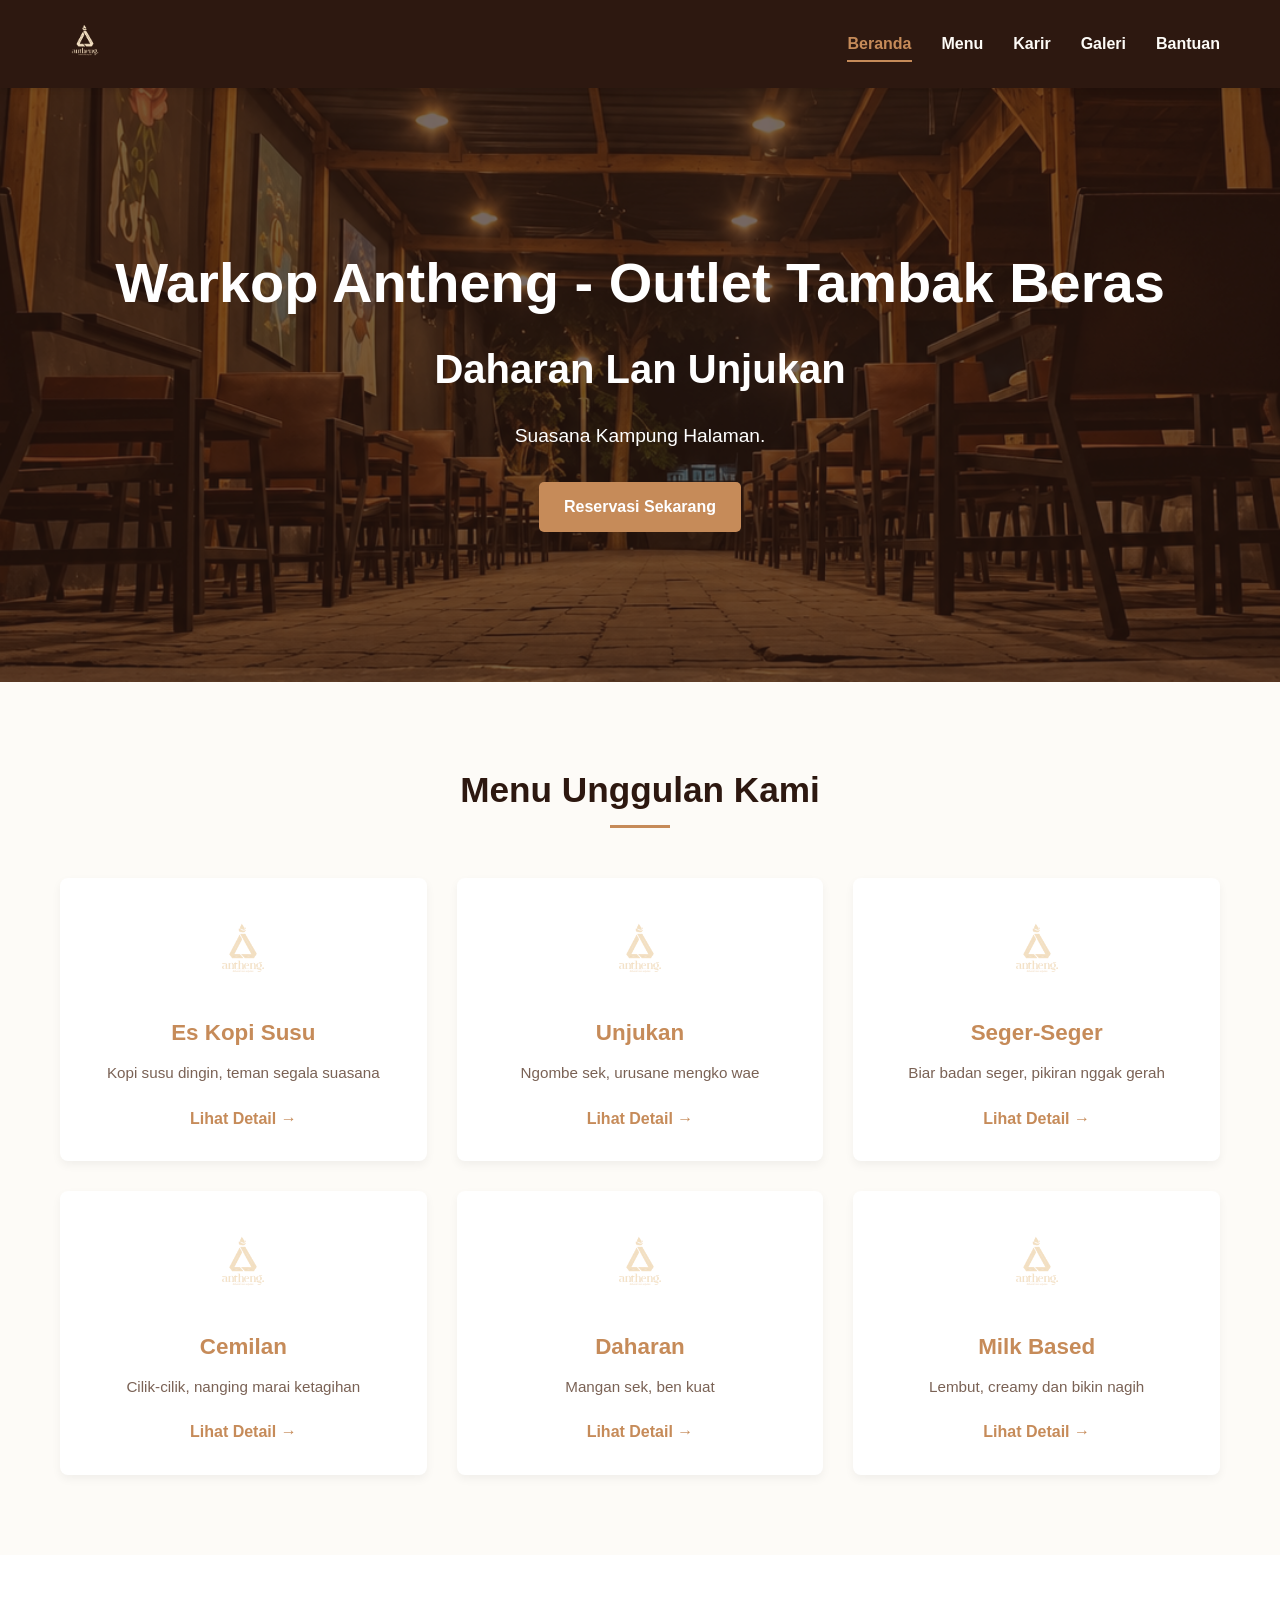
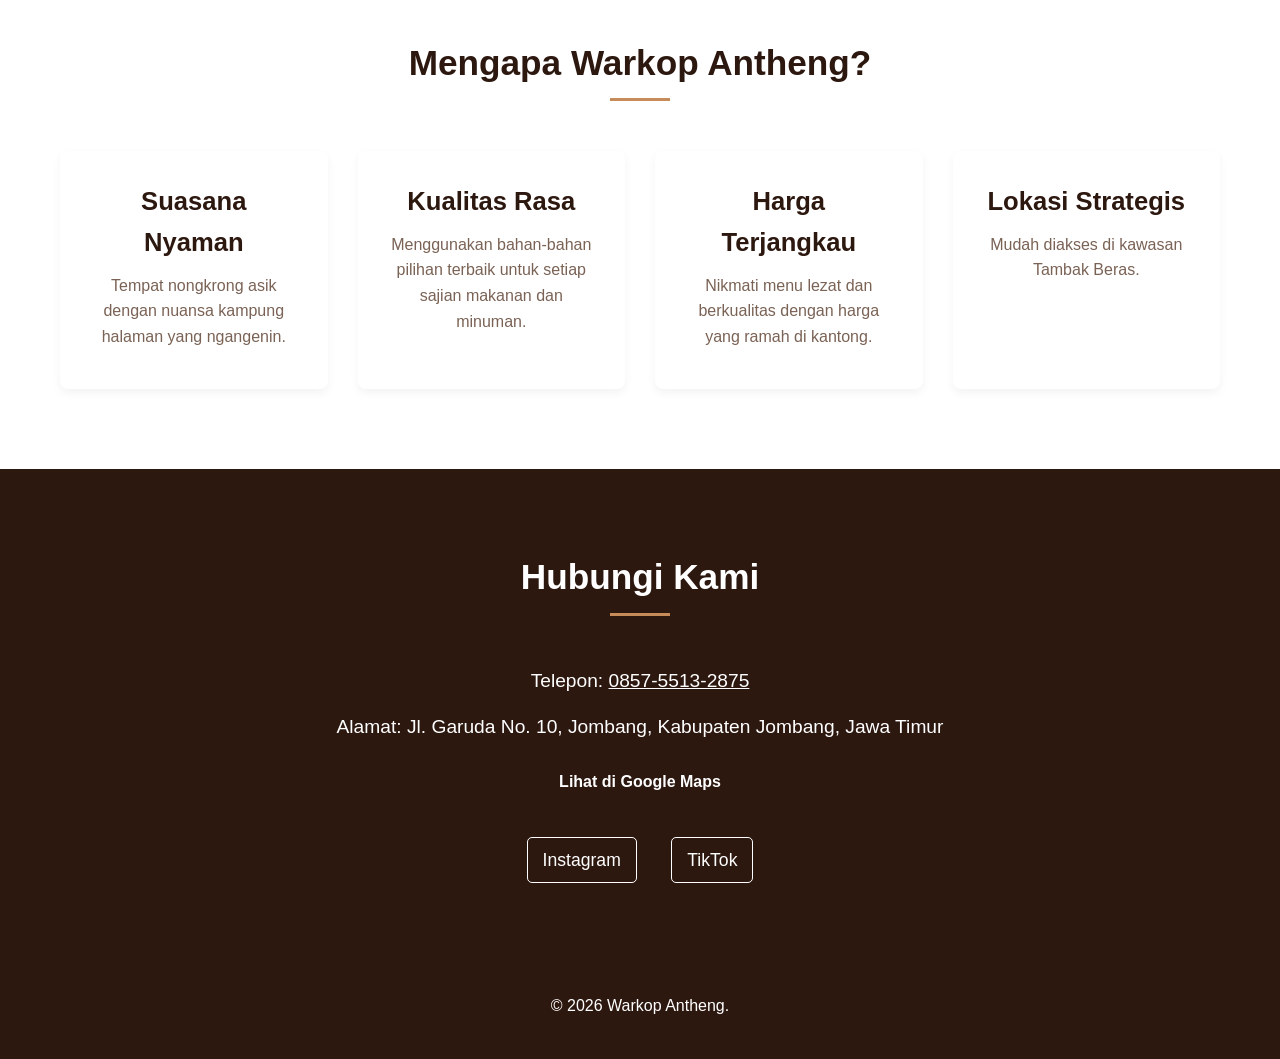
<file: index.html>
<!DOCTYPE html>
<html lang="id">
<head>
    <meta charset="UTF-8">
    <meta name="viewport" content="width=device-width, initial-scale=1.0">
    <title>Warkop Antheng – Daharan Lan Unjukan</title>
    <link rel="stylesheet" href="css/style.css">
    <link rel="icon" href="img/favicon.ico" type="image/x-icon">
</head>
<body>
    <header class="main-header">
        <div class="container header-content">
            <div class="logo">
                <a href="index.html">
                    <img src="logo/logo.png" alt="Warkop Antheng Logo">
                </a>
            </div>
            <nav class="main-nav">
                <ul>
                    <li><a href="index.html" class="active">Beranda</a></li>
                    <li><a href="menu.html">Menu</a></li>
                    <li><a href="karir.html">Karir</a></li>
                    <li><a href="galeri.html">Galeri</a></li>
                    <li><a href="bantuan.html">Bantuan</a></li>
                </ul>
            </nav>
        </div>
    </header>

    <main>
        <section class="hero-section">
            <div class="container hero-content">
                <h1>Warkop Antheng - Outlet Tambak Beras</h1>
                <h2>Daharan Lan Unjukan</h2>
                <p class="tagline">Suasana Kampung Halaman.</p>
                <a href="#contact" class="btn btn-primary">Reservasi Sekarang</a>
            </div>
        </section>

        <section id="services-preview" class="section-padded bg-light">
            <div class="container">
                <h2 class="section-title">Menu Unggulan Kami</h2>
                <div class="services-grid">
                    <div class="service-item">
                        <div class="service-icon"><img src="logo/logo.png" alt="Antheng Icon"></div>
                        <h3>Es Kopi Susu</h3>
                        <p>Kopi susu dingin, teman segala suasana</p>
                        <a href="menu.html" class="btn-link">Lihat Detail &rarr;</a>
                    </div>
                    <div class="service-item">
                        <div class="service-icon"><img src="logo/logo.png" alt="Antheng Icon"></div>
                        <h3>Unjukan</h3>
                        <p>Ngombe sek, urusane mengko wae</p>
                        <a href="menu.html" class="btn-link">Lihat Detail &rarr;</a>
                    </div>
                    <div class="service-item">
                        <div class="service-icon"><img src="logo/logo.png" alt="Antheng Icon"></div>
                        <h3>Seger-Seger</h3>
                        <p>Biar badan seger, pikiran nggak gerah</p>
                        <a href="menu.html" class="btn-link">Lihat Detail &rarr;</a>
                    </div>
                    <div class="service-item">
                        <div class="service-icon"><img src="logo/logo.png" alt="Antheng Icon"></div>
                        <h3>Cemilan</h3>
                        <p>Cilik-cilik, nanging marai ketagihan</p>
                        <a href="menu.html" class="btn-link">Lihat Detail &rarr;</a>
                    </div>
                    <div class="service-item">
                        <div class="service-icon"><img src="logo/logo.png" alt="Antheng Icon"></div>
                        <h3>Daharan</h3>
                        <p>Mangan sek, ben kuat</p>
                        <a href="menu.html" class="btn-link">Lihat Detail &rarr;</a>
                    </div>
                    <div class="service-item">
                        <div class="service-icon"><img src="logo/logo.png" alt="Milk Based"></div>
                        <h3>Milk Based</h3>
                        <p>Lembut, creamy dan bikin nagih</p>
                        <a href="menu.html" class="btn-link">Lihat Detail &rarr;</a>
                    </div>
                </div>
            </div>
        </section>

        <section id="why-choose-us" class="section-padded">
            <div class="container">
                <h2 class="section-title">Mengapa Warkop Antheng?</h2>
                <div class="why-list">
                    <div class="why-item">
                        <h3>Suasana Nyaman</h3>
                        <p>Tempat nongkrong asik dengan nuansa kampung halaman yang ngangenin.</p>
                    </div>
                    <div class="why-item">
                        <h3>Kualitas Rasa</h3>
                        <p>Menggunakan bahan-bahan pilihan terbaik untuk setiap sajian makanan dan minuman.</p>
                    </div>
                    <div class="why-item">
                        <h3>Harga Terjangkau</h3>
                        <p>Nikmati menu lezat dan berkualitas dengan harga yang ramah di kantong.</p>
                    </div>
                    <div class="why-item">
                        <h3>Lokasi Strategis</h3>
                        <p>Mudah diakses di kawasan Tambak Beras.</p>
                    </div>
                </div>
            </div>
        </section>

        <section id="contact" class="section-padded bg-dark">
            <div class="container contact-content">
                <h2 class="section-title text-white">Hubungi Kami</h2>
                <p class="contact-info">Telepon: <a href="tel:085755132875">0857-5513-2875</a></p>
                <p class="contact-info">Alamat: Jl. Garuda No. 10, Jombang, Kabupaten Jombang, Jawa Timur</p>
                <a href="https://maps.app.goo.gl/XmKfmE1pJF2FKBDR9" target="_blank" class="btn btn-secondary">Lihat di Google Maps</a>
                <div class="social-links">
                    <a href="https://www.instagram.com/antheng.jbg" target="_blank">Instagram</a>
                    <a href="https://www.tiktok.com/@cosmicfrdss" target="_blank">TikTok</a>
                </div>
            </div>
        </section>
    </main>

    <footer class="main-footer">
        <div class="container footer-content">
            <p>&copy; 2026 Warkop Antheng.</p>
        </div>
    </footer>

    <script src="js/main.js"></script>
</body>
</html>
</file>
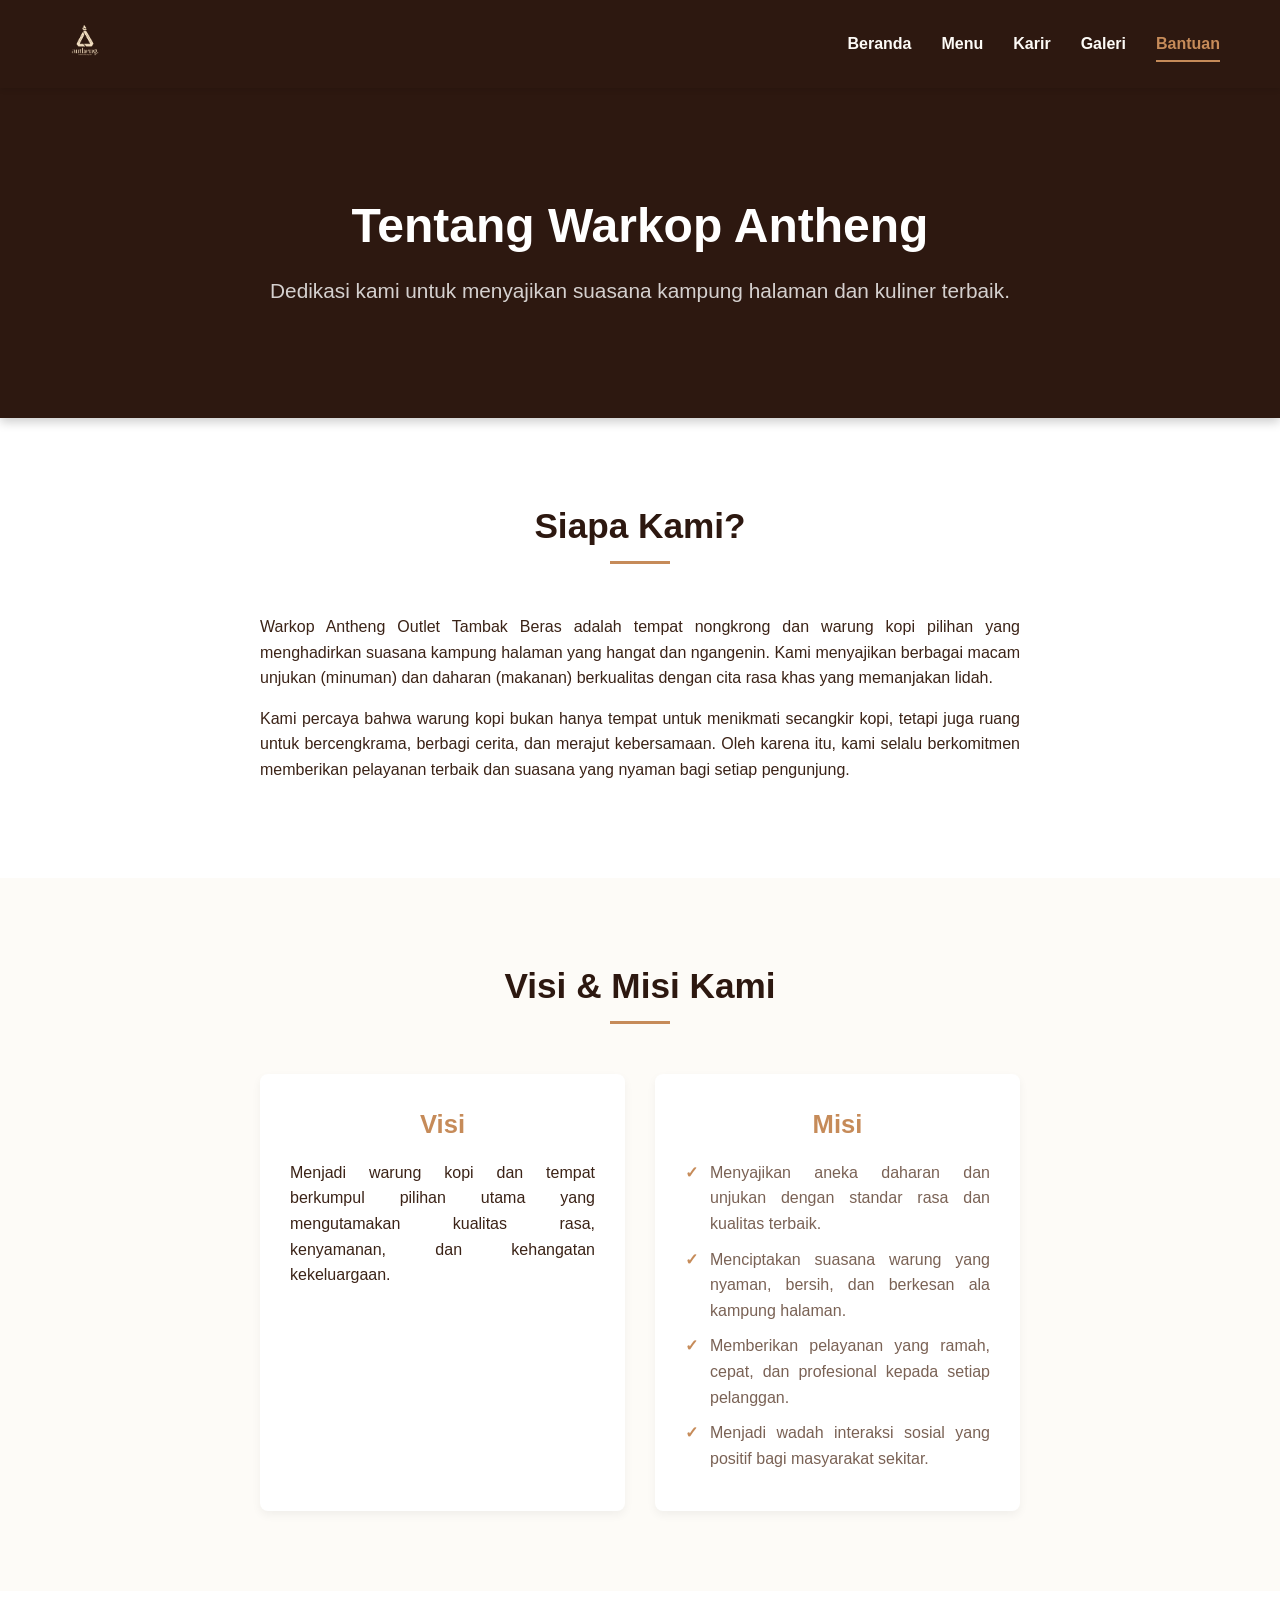
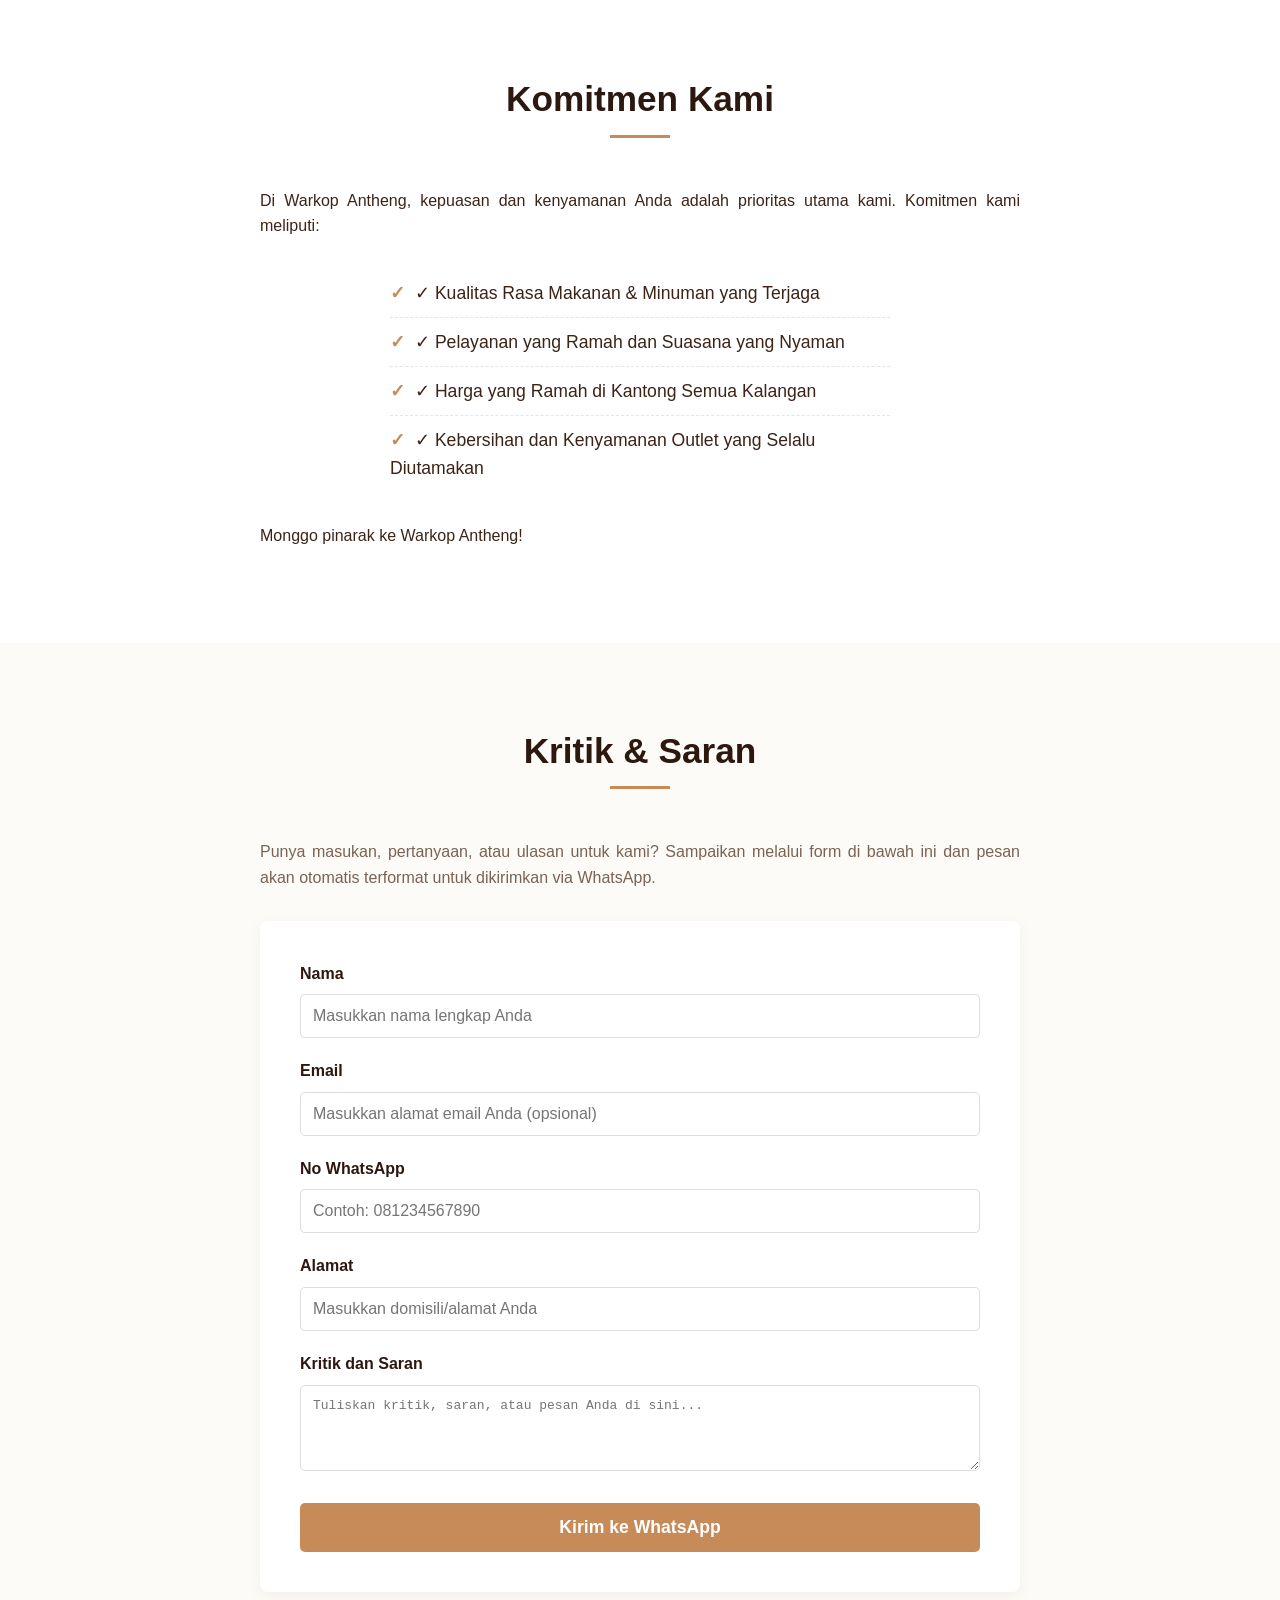
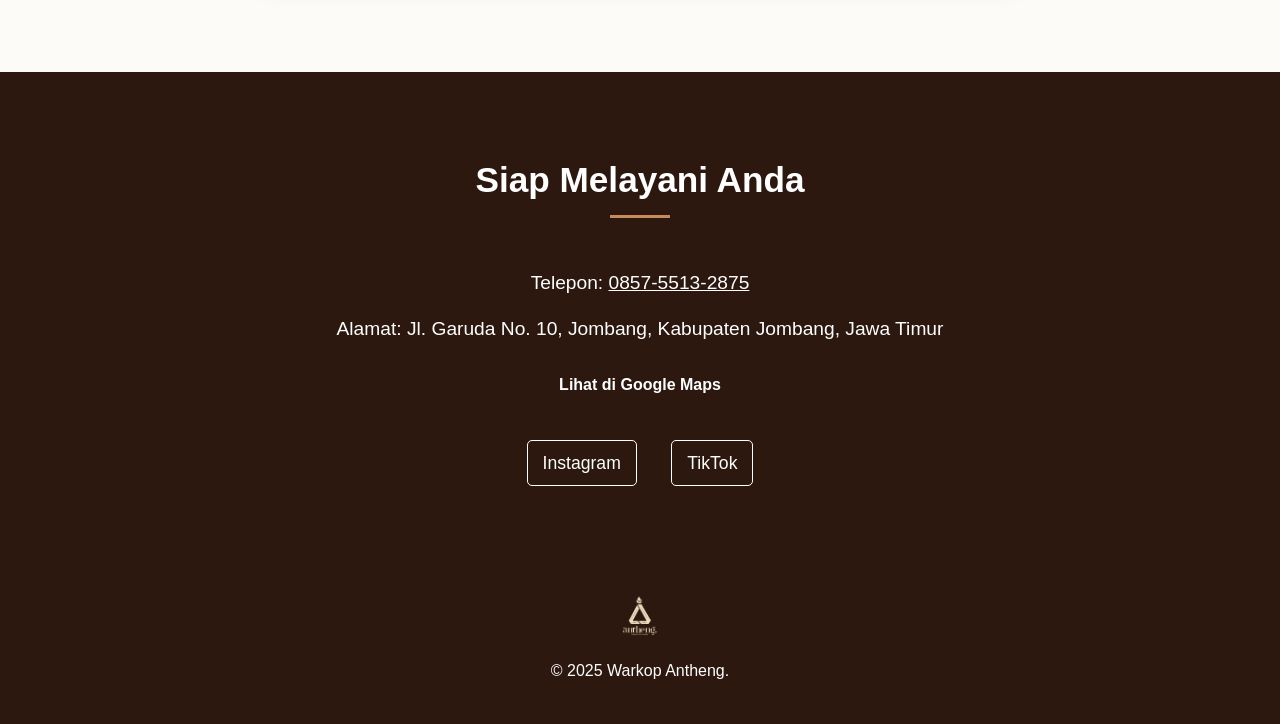
<file: bantuan.html>
<!DOCTYPE html>
<html lang="id">
<head>
    <meta charset="UTF-8">
    <meta name="viewport" content="width=device-width, initial-scale=1.0">
    <title>Bantuan & Kritik – Warkop Antheng Tambak Beras</title>
    <link rel="stylesheet" href="css/style.css">
    <link rel="icon" href="img/favicon.ico" type="image/x-icon">
</head>
<body>
    <header class="main-header">
        <div class="container header-content">
            <div class="logo">
                <a href="index.html">
                    <img src="logo/logo.png" alt="Warkop Antheng Logo">
                </a>
            </div>
            <nav class="main-nav">
                <ul>
                    <li><a href="index.html">Beranda</a></li>
                    <li><a href="menu.html">Menu</a></li>
                    <li><a href="karir.html">Karir</a></li>
                    <li><a href="galeri.html">Galeri</a></li>
                    <li><a href="bantuan.html" class="active">Bantuan</a></li>
                </ul>
            </nav>
        </div>
    </header>

    <main>
        <section class="page-hero-section bg-dark">
            <div class="container text-center text-white">
                <h1 class="page-title">Tentang Warkop Antheng</h1>
                <p class="page-subtitle">Dedikasi kami untuk menyajikan suasana kampung halaman dan kuliner terbaik.</p>
            </div>
        </section>

        <section id="about-us-intro" class="section-padded">
            <div class="container content-center-narrow">
                <h2 class="section-title">Siapa Kami?</h2>
                <p>
                    Warkop Antheng Outlet Tambak Beras adalah tempat nongkrong dan warung kopi pilihan yang menghadirkan suasana kampung halaman yang hangat dan ngangenin. Kami menyajikan berbagai macam unjukan (minuman) dan daharan (makanan) berkualitas dengan cita rasa khas yang memanjakan lidah.
                </p>
                <p>
                    Kami percaya bahwa warung kopi bukan hanya tempat untuk menikmati secangkir kopi, tetapi juga ruang untuk bercengkrama, berbagi cerita, dan merajut kebersamaan. Oleh karena itu, kami selalu berkomitmen memberikan pelayanan terbaik dan suasana yang nyaman bagi setiap pengunjung.
                </p>
            </div>
        </section>

        <section id="visi-misi" class="section-padded bg-light">
            <div class="container content-center-narrow">
                <h2 class="section-title">Visi & Misi Kami</h2>
                <div class="vm-grid">
                    <div class="vm-item">
                        <h3>Visi</h3>
                        <p>Menjadi warung kopi dan tempat berkumpul pilihan utama yang mengutamakan kualitas rasa, kenyamanan, dan kehangatan kekeluargaan.</p>
                    </div>
                    <div class="vm-item">
                        <h3>Misi</h3>
                        <ul>
                            <li>Menyajikan aneka daharan dan unjukan dengan standar rasa dan kualitas terbaik.</li>
                            <li>Menciptakan suasana warung yang nyaman, bersih, dan berkesan ala kampung halaman.</li>
                            <li>Memberikan pelayanan yang ramah, cepat, dan profesional kepada setiap pelanggan.</li>
                            <li>Menjadi wadah interaksi sosial yang positif bagi masyarakat sekitar.</li>
                        </ul>
                    </div>
                </div>
            </div>
        </section>

        <section id="our-commitment" class="section-padded">
            <div class="container content-center-narrow">
                <h2 class="section-title">Komitmen Kami</h2>
                <p>
                    Di Warkop Antheng, kepuasan dan kenyamanan Anda adalah prioritas utama kami. Komitmen kami meliputi:
                </p>
                <ul class="commitment-list">
                    <li>✓ Kualitas Rasa Makanan & Minuman yang Terjaga</li>
                    <li>✓ Pelayanan yang Ramah dan Suasana yang Nyaman</li>
                    <li>✓ Harga yang Ramah di Kantong Semua Kalangan</li>
                    <li>✓ Kebersihan dan Kenyamanan Outlet yang Selalu Diutamakan</li>
                </ul>
                <p class="text-center" style="margin-top: 20px;">
                    Monggo pinarak ke Warkop Antheng!
                </p>
            </div>
        </section>

        <!-- Form Kritik dan Saran (WhatsApp Template) -->
        <section id="feedback-section" class="section-padded bg-light">
            <div class="container content-center-narrow">
                <h2 class="section-title">Kritik & Saran</h2>
                <p class="text-center" style="margin-bottom: 30px; color: var(--color-text-light);">
                    Punya masukan, pertanyaan, atau ulasan untuk kami? Sampaikan melalui form di bawah ini dan pesan akan otomatis terformat untuk dikirimkan via WhatsApp.
                </p>
                
                <form id="whatsappForm" style="background: var(--color-white); padding: 40px; border-radius: 8px; box-shadow: 0 4px 15px rgba(0,0,0,0.05); text-align: left;">
                    <div style="margin-bottom: 20px;">
                        <label for="fb-nama" style="display: block; margin-bottom: 8px; font-weight: bold; color: var(--color-dark);">Nama</label>
                        <input type="text" id="fb-nama" required placeholder="Masukkan nama lengkap Anda" style="width: 100%; padding: 12px; border: 1px solid #ddd; border-radius: 5px; font-size: 1em;">
                    </div>

                    <div style="margin-bottom: 20px;">
                        <label for="fb-email" style="display: block; margin-bottom: 8px; font-weight: bold; color: var(--color-dark);">Email</label>
                        <input type="email" id="fb-email" placeholder="Masukkan alamat email Anda (opsional)" style="width: 100%; padding: 12px; border: 1px solid #ddd; border-radius: 5px; font-size: 1em;">
                    </div>

                    <div style="margin-bottom: 20px;">
                        <label for="fb-wa" style="display: block; margin-bottom: 8px; font-weight: bold; color: var(--color-dark);">No WhatsApp</label>
                        <input type="tel" id="fb-wa" required placeholder="Contoh: 081234567890" style="width: 100%; padding: 12px; border: 1px solid #ddd; border-radius: 5px; font-size: 1em;">
                    </div>

                    <div style="margin-bottom: 20px;">
                        <label for="fb-alamat" style="display: block; margin-bottom: 8px; font-weight: bold; color: var(--color-dark);">Alamat</label>
                        <input type="text" id="fb-alamat" placeholder="Masukkan domisili/alamat Anda" style="width: 100%; padding: 12px; border: 1px solid #ddd; border-radius: 5px; font-size: 1em;">
                    </div>

                    <div style="margin-bottom: 25px;">
                        <label for="fb-pesan" style="display: block; margin-bottom: 8px; font-weight: bold; color: var(--color-dark);">Kritik dan Saran</label>
                        <textarea id="fb-pesan" rows="4" required placeholder="Tuliskan kritik, saran, atau pesan Anda di sini..." style="width: 100%; padding: 12px; border: 1px solid #ddd; border-radius: 5px; font-size: 1em; resize: vertical;"></textarea>
                    </div>

                    <button type="button" onclick="sendToWhatsApp()" class="btn btn-primary" style="width: 100%; padding: 14px; font-size: 1.1em;">Kirim ke WhatsApp</button>
                </form>
            </div>
        </section>

        <section id="contact" class="section-padded bg-dark">
            <div class="container contact-content">
                <h2 class="section-title text-white">Siap Melayani Anda</h2>
                <p class="contact-info">Telepon: <a href="tel:085755132875">0857-5513-2875</a></p>
                <p class="contact-info">Alamat: Jl. Garuda No. 10, Jombang, Kabupaten Jombang, Jawa Timur</p>
                <a href="https://maps.app.goo.gl/XmKfmE1pJF2FKBDR9" target="_blank" class="btn btn-secondary">Lihat di Google Maps</a>
                <div class="social-links">
                    <a href="https://www.instagram.com/antheng.jbg" target="_blank">Instagram</a>
                    <a href="https://www.tiktok.com/@cosmicfrdss" target="_blank">TikTok</a>
                </div>
            </div>
        </section>
    </main>

    <footer class="main-footer">
        <div class="container footer-content">
            <div class="footer-logo">
                <img src="logo/white-logo.png" alt="Warkop Antheng White Logo">
            </div>
            <p>&copy; 2025 Warkop Antheng.</p>
        </div>
    </footer>
    
    <script src="js/main.js"></script>
    <script>
        function sendToWhatsApp() {
            const nama = document.getElementById('fb-nama').value.trim();
            const email = document.getElementById('fb-email').value.trim() || '-';
            const wa = document.getElementById('fb-wa').value.trim();
            const alamat = document.getElementById('fb-alamat').value.trim() || '-';
            const pesan = document.getElementById('fb-pesan').value.trim();

            if (!nama || !wa || !pesan) {
                alert('Mohon isi field Nama, No WhatsApp, dan Kritik/Saran terlebih dahulu!');
                return;
            }

            // Ganti nomor di bawah dengan nomor WhatsApp tujuan (format internasional tanpa tanda +, contoh: 6281234567890)
            const targetPhone = '6285755132875'; 

            const text = `Halo Warkop Antheng, saya ingin mengirimkan kritik dan saran:%0A%0A` +
                         `*Nama:* ${encodeURIComponent(nama)}%0A` +
                         `*Email:* ${encodeURIComponent(email)}%0A` +
                         `*No WhatsApp:* ${encodeURIComponent(wa)}%0A` +
                         `*Alamat:* ${encodeURIComponent(alamat)}%0A` +
                         `*Kritik dan Saran:*%0A${encodeURIComponent(pesan)}`;

            const url = `https://wa.me/${targetPhone}?text=${text}`;
            window.open(url, '_blank');
        }
    </script>
</body>
</html>
</file>
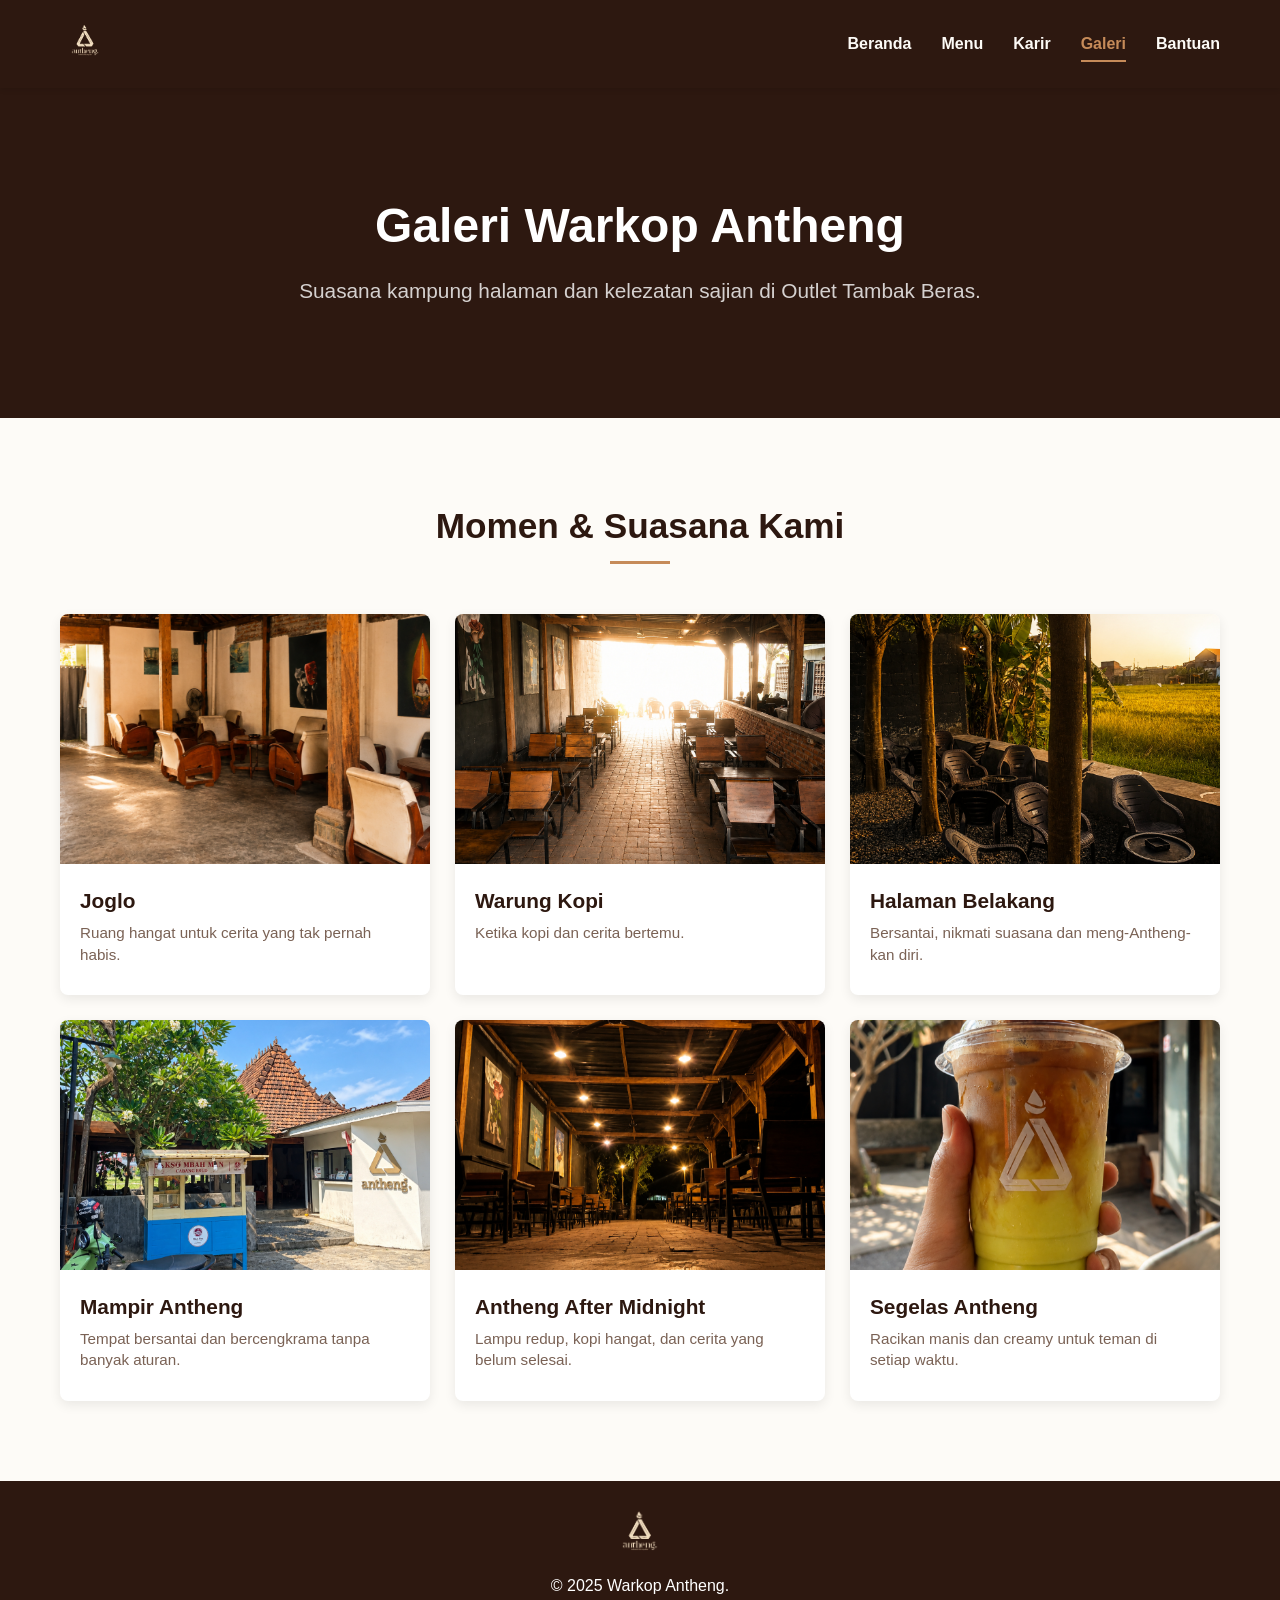
<file: galeri.html>
<!DOCTYPE html>
<html lang="id">
<head>
    <meta charset="UTF-8">
    <meta name="viewport" content="width=device-width, initial-scale=1.0">
    <title>Galeri – Warkop Antheng Tambak Beras</title>
    <link rel="stylesheet" href="css/style.css">
    <link rel="icon" href="img/favicon.ico" type="image/x-icon">
</head>
<body>
    <header class="main-header">
        <div class="container header-content">
            <div class="logo">
                <a href="index.html">
                    <img src="logo/logo.png" alt="Warkop Antheng Logo">
                </a>
            </div>
            <nav class="main-nav">
                <ul>
                    <li><a href="index.html">Beranda</a></li>
                    <li><a href="menu.html">Menu</a></li>
                    <li><a href="karir.html">Karir</a></li>
                    <li><a href="galeri.html" class="active">Galeri</a></li>
                    <li><a href="bantuan.html">Bantuan</a></li>
                </ul>
            </nav>
        </div>
    </header>

    <main>
        <section class="page-hero-section bg-dark">
            <div class="container text-center text-white">
                <h1 class="page-title">Galeri Warkop Antheng</h1>
                <p class="page-subtitle">Suasana kampung halaman dan kelezatan sajian di Outlet Tambak Beras.</p>
            </div>
        </section>

        <section id="gallery-grid" class="section-padded bg-light">
            <div class="container">
                <h2 class="section-title">Momen & Suasana Kami</h2>
                <div class="gallery-grid">
                    <div class="gallery-item">
                        <img src="img/joglo.jpg" alt="Suasana Warkop Antheng">
                        <div class="gallery-info">
                            <h3>Joglo</h3>
                            <p>Ruang hangat untuk cerita yang tak pernah habis.</p>
                        </div>
                    </div>

                    <div class="gallery-item">
                        <img src="img/bawah.jpg" alt="Es Kopi Spesial">
                        <div class="gallery-info">
                            <h3>Warung Kopi</h3>
                            <p>Ketika kopi dan cerita bertemu.</p>
                        </div>
                    </div>

                    <div class="gallery-item">
                        <img src="img/belakang.jpg" alt="Aneka Unjukan">
                        <div class="gallery-info">
                            <h3>Halaman Belakang</h3>
                            <p>Bersantai, nikmati suasana dan meng-Antheng-kan diri.</p>
                        </div>
                    </div>

                    <div class="gallery-item">
                        <img src="img/depan.jpg" alt="Cemilan Lezat">
                        <div class="gallery-info">
                            <h3>Mampir Antheng</h3>
                            <p>Tempat bersantai dan bercengkrama tanpa banyak aturan.</p>
                        </div>
                    </div>

                    <div class="gallery-item">
                        <img src="img/malam.jpg" alt="Daharan Mengenyangkan">
                        <div class="gallery-info">
                            <h3>Antheng After Midnight</h3>
                            <p>Lampu redup, kopi hangat, dan cerita yang belum selesai.</p>
                        </div>
                    </div>

                    <div class="gallery-item">
                        <img src="img/bar.jpg" alt="Milk Based Drinks">
                        <div class="gallery-info">
                            <h3>Segelas Antheng</h3>
                            <p>Racikan manis dan creamy untuk teman di setiap waktu.</p>
                        </div>
                    </div>
                </div>
            </div>
        </section>
    </main>

    <footer class="main-footer">
        <div class="container footer-content">
            <div class="footer-logo">
                <img src="logo/white-logo.png" alt="Warkop Antheng White Logo">
            </div>
            <p>&copy; 2025 Warkop Antheng.</p>
        </div>
    </footer>

    <script src="js/main.js"></script>
</body>
</html>
</file>
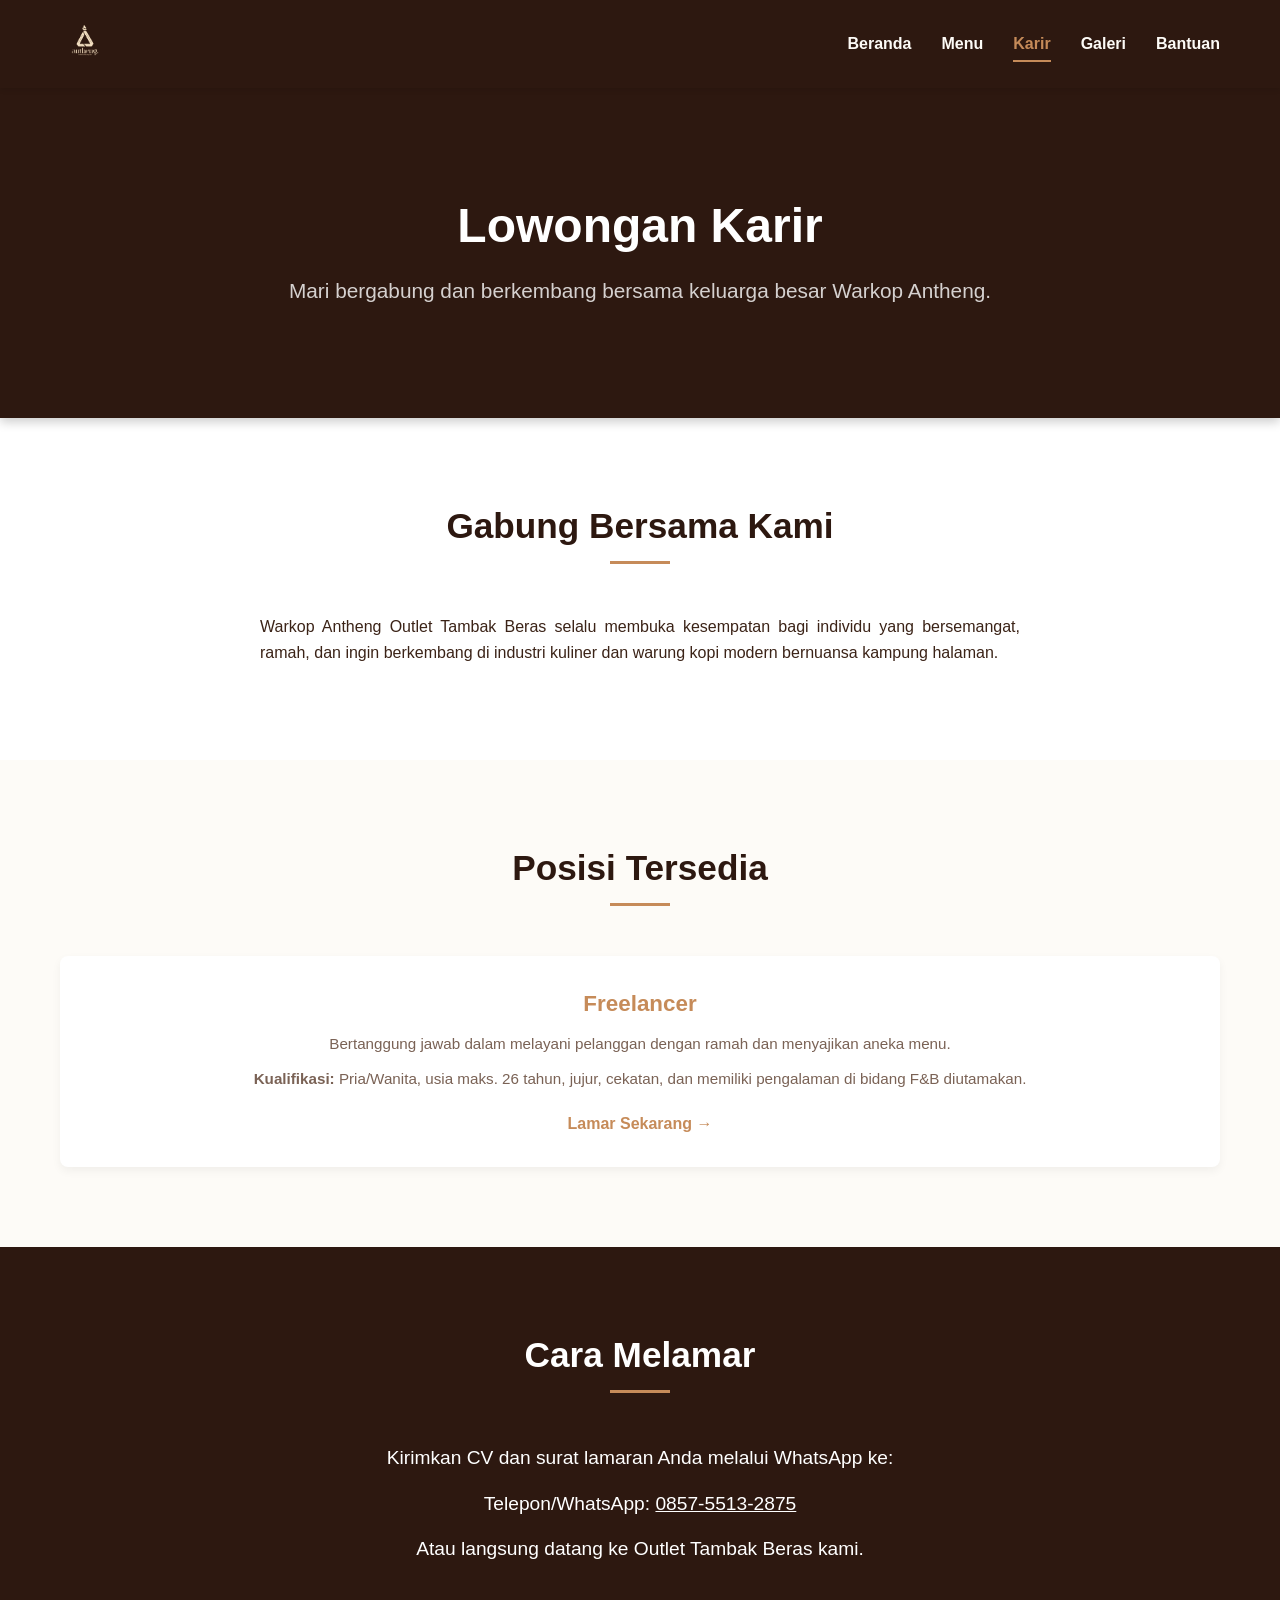
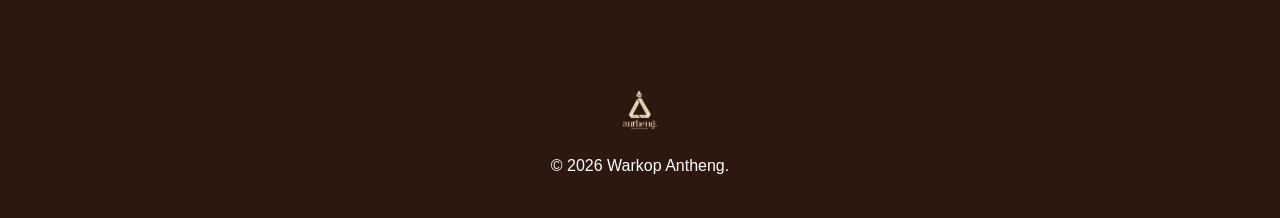
<file: karir.html>
<!DOCTYPE html>
<html lang="id">
<head>
    <meta charset="UTF-8">
    <meta name="viewport" content="width=device-width, initial-scale=1.0">
    <title>Karir – Warkop Antheng Tambak Beras</title>
    <link rel="stylesheet" href="css/style.css">
    <link rel="icon" href="img/favicon.ico" type="image/x-icon">
</head>
<body>
    <header class="main-header">
        <div class="container header-content">
            <div class="logo">
                <a href="index.html">
                    <img src="logo/logo.png" alt="Warkop Antheng Logo">
                </a>
            </div>
            <nav class="main-nav">
                <ul>
                    <li><a href="index.html">Beranda</a></li>
                    <li><a href="menu.html">Menu</a></li>
                    <li><a href="karir.html" class="active">Karir</a></li>
                    <li><a href="galeri.html">Galeri</a></li>
                    <li><a href="bantuan.html">Bantuan</a></li>
                </ul>
            </nav>
        </div>
    </header>

    <main>
        <section class="page-hero-section bg-dark">
            <div class="container text-center text-white">
                <h1 class="page-title">Lowongan Karir</h1>
                <p class="page-subtitle">Mari bergabung dan berkembang bersama keluarga besar Warkop Antheng.</p>
            </div>
        </section>

        <section id="career-intro" class="section-padded">
            <div class="container content-center-narrow">
                <h2 class="section-title">Gabung Bersama Kami</h2>
                <p>
                    Warkop Antheng Outlet Tambak Beras selalu membuka kesempatan bagi individu yang bersemangat, ramah, dan ingin berkembang di industri kuliner dan warung kopi modern bernuansa kampung halaman.
                </p>
            </div>
        </section>

        <section id="job-listings" class="section-padded bg-light">
            <div class="container">
                <h2 class="section-title">Posisi Tersedia</h2>
                <div class="services-grid">
                    <div class="service-item">
                        <h3>Freelancer</h3>
                        <p>Bertanggung jawab dalam melayani pelanggan dengan ramah dan menyajikan aneka menu.</p>
                        <p><strong>Kualifikasi:</strong> Pria/Wanita, usia maks. 26 tahun, jujur, cekatan, dan memiliki pengalaman di bidang F&B diutamakan.</p>
                        <a href="#contact" class="btn-link">Lamar Sekarang &rarr;</a>
                    </div>
                    
                </div>
            </div>
        </section>

        <section id="contact" class="section-padded bg-dark">
            <div class="container contact-content text-center text-white">
                <h2 class="section-title text-white">Cara Melamar</h2>
                <p class="contact-info">Kirimkan CV dan surat lamaran Anda melalui WhatsApp ke:</p>
                <p class="contact-info">Telepon/WhatsApp: <a href="tel:085755132875">0857-5513-2875</a></p>
                <p class="contact-info">Atau langsung datang ke Outlet Tambak Beras kami.</p>
            </div>
        </section>
    </main>

    <footer class="main-footer">
        <div class="container footer-content">
            <div class="footer-logo">
                <img src="logo/white-logo.png" alt="Warkop Antheng White Logo">
            </div>
            <p>&copy; 2026 Warkop Antheng.</p>
        </div>
    </footer>

    <script src="js/main.js"></script>
</body>
</html>
</file>
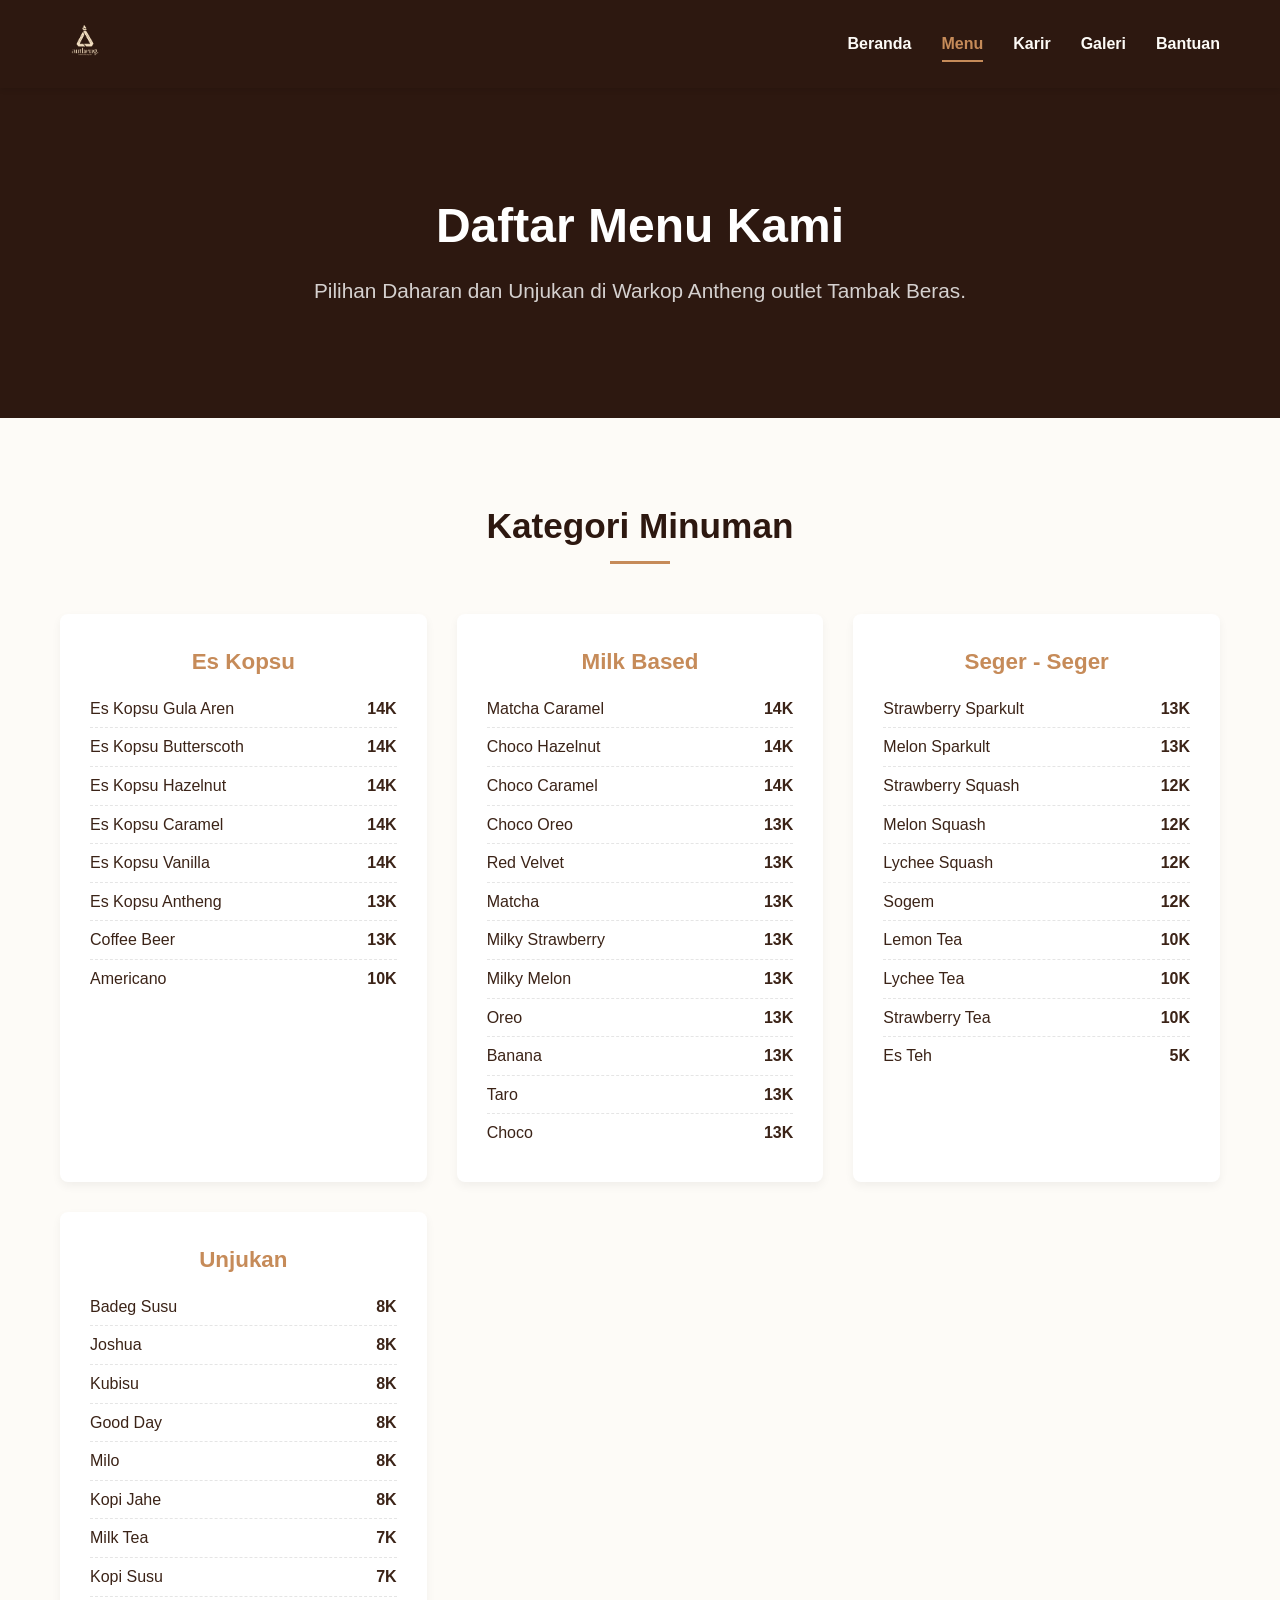
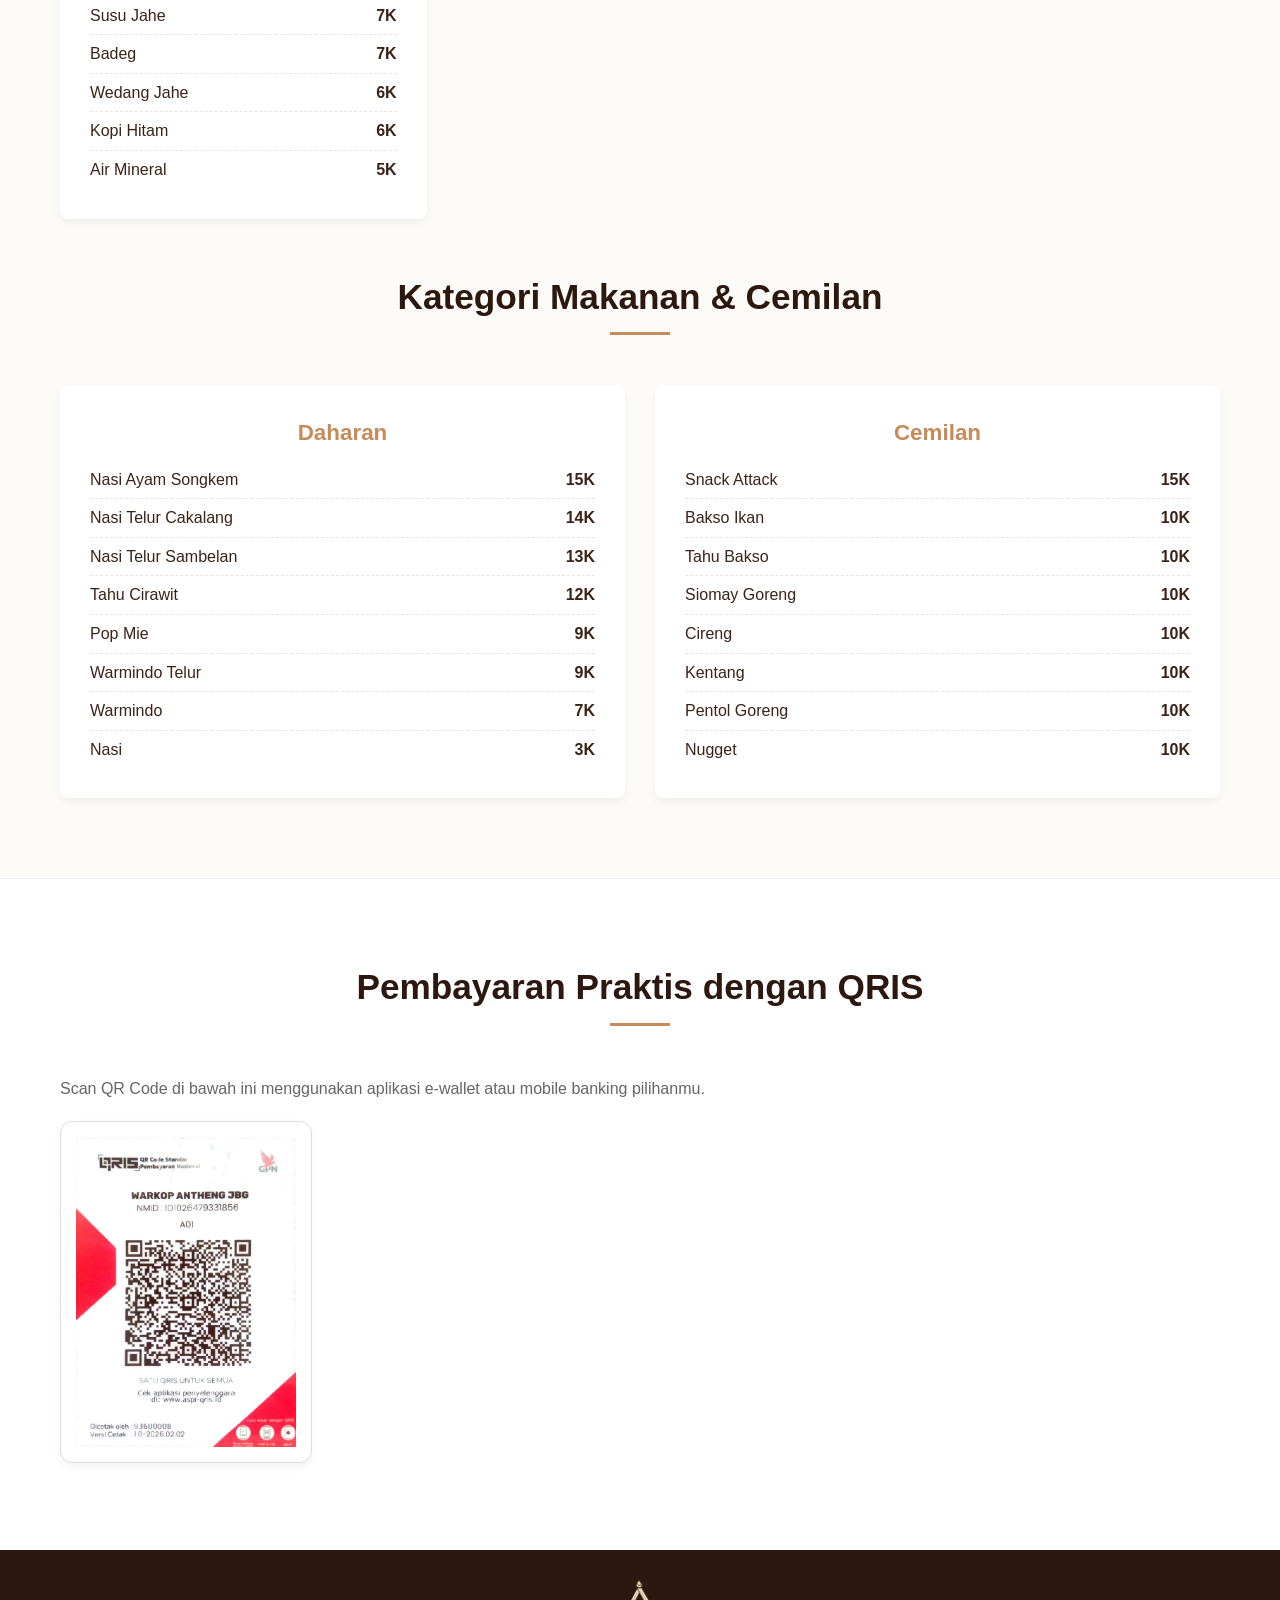
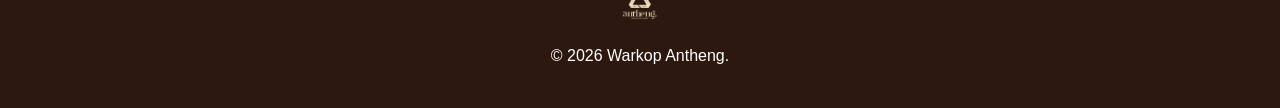
<file: menu.html>
<!DOCTYPE html>
<html lang="id">
<head>
    <meta charset="UTF-8">
    <meta name="viewport" content="width=device-width, initial-scale=1.0">
    <title>Menu – Warkop Antheng Tambak Beras</title>
    <link rel="stylesheet" href="css/style.css">
    <link rel="icon" href="img/favicon.ico" type="image/x-icon">
</head>
<body>
    <header class="main-header">
        <div class="container header-content">
            <div class="logo">
                <a href="index.html">
                    <img src="logo/logo.png" alt="Warkop Antheng Logo">
                </a>
            </div>
            <nav class="main-nav">
                <ul>
                    <li><a href="index.html">Beranda</a></li>
                    <li><a href="menu.html" class="active">Menu</a></li>
                    <li><a href="karir.html">Karir</a></li>
                    <li><a href="galeri.html">Galeri</a></li>
                    <li><a href="bantuan.html">Bantuan</a></li>
                </ul>
            </nav>
        </div>
    </header>

    <main>
        <section class="page-hero-section bg-dark">
            <div class="container text-center text-white">
                <h1 class="page-title">Daftar Menu Kami</h1>
                <p class="page-subtitle">Pilihan Daharan dan Unjukan di Warkop Antheng outlet Tambak Beras.</p>
            </div>
        </section>
        
        <section class="section-padded bg-light">
            <div class="container">
                
                <h2 class="section-title">Kategori Minuman</h2>
                <div class="services-grid" style="margin-bottom: 50px;">
                    
                    <div class="service-item" style="text-align: left;">
                        <h3 style="text-align: center;">Es Kopsu</h3>
                        <ul style="list-style: none; padding: 0;">
                            <li style="display: flex; justify-content: space-between; padding: 6px 0; border-bottom: 1px dashed rgba(0,0,0,0.1);"><span>Es Kopsu Gula Aren</span> <strong>14K</strong></li>
                            <li style="display: flex; justify-content: space-between; padding: 6px 0; border-bottom: 1px dashed rgba(0,0,0,0.1);"><span>Es Kopsu Butterscoth</span> <strong>14K</strong></li>
                            <li style="display: flex; justify-content: space-between; padding: 6px 0; border-bottom: 1px dashed rgba(0,0,0,0.1);"><span>Es Kopsu Hazelnut</span> <strong>14K</strong></li>
                            <li style="display: flex; justify-content: space-between; padding: 6px 0; border-bottom: 1px dashed rgba(0,0,0,0.1);"><span>Es Kopsu Caramel</span> <strong>14K</strong></li>
                            <li style="display: flex; justify-content: space-between; padding: 6px 0; border-bottom: 1px dashed rgba(0,0,0,0.1);"><span>Es Kopsu Vanilla</span> <strong>14K</strong></li>
                            <li style="display: flex; justify-content: space-between; padding: 6px 0; border-bottom: 1px dashed rgba(0,0,0,0.1);"><span>Es Kopsu Antheng</span> <strong>13K</strong></li>
                            <li style="display: flex; justify-content: space-between; padding: 6px 0; border-bottom: 1px dashed rgba(0,0,0,0.1);"><span>Coffee Beer</span> <strong>13K</strong></li>
                            <li style="display: flex; justify-content: space-between; padding: 6px 0;"><span>Americano</span> <strong>10K</strong></li>
                        </ul>
                    </div>

                    <div class="service-item" style="text-align: left;">
                        <h3 style="text-align: center;">Milk Based</h3>
                        <ul style="list-style: none; padding: 0;">
                            <li style="display: flex; justify-content: space-between; padding: 6px 0; border-bottom: 1px dashed rgba(0,0,0,0.1);"><span>Matcha Caramel</span> <strong>14K</strong></li>
                            <li style="display: flex; justify-content: space-between; padding: 6px 0; border-bottom: 1px dashed rgba(0,0,0,0.1);"><span>Choco Hazelnut</span> <strong>14K</strong></li>
                            <li style="display: flex; justify-content: space-between; padding: 6px 0; border-bottom: 1px dashed rgba(0,0,0,0.1);"><span>Choco Caramel</span> <strong>14K</strong></li>
                            <li style="display: flex; justify-content: space-between; padding: 6px 0; border-bottom: 1px dashed rgba(0,0,0,0.1);"><span>Choco Oreo</span> <strong>13K</strong></li>
                            <li style="display: flex; justify-content: space-between; padding: 6px 0; border-bottom: 1px dashed rgba(0,0,0,0.1);"><span>Red Velvet</span> <strong>13K</strong></li>
                            <li style="display: flex; justify-content: space-between; padding: 6px 0; border-bottom: 1px dashed rgba(0,0,0,0.1);"><span>Matcha</span> <strong>13K</strong></li>
                            <li style="display: flex; justify-content: space-between; padding: 6px 0; border-bottom: 1px dashed rgba(0,0,0,0.1);"><span>Milky Strawberry</span> <strong>13K</strong></li>
                            <li style="display: flex; justify-content: space-between; padding: 6px 0; border-bottom: 1px dashed rgba(0,0,0,0.1);"><span>Milky Melon</span> <strong>13K</strong></li>
                            <li style="display: flex; justify-content: space-between; padding: 6px 0; border-bottom: 1px dashed rgba(0,0,0,0.1);"><span>Oreo</span> <strong>13K</strong></li>
                            <li style="display: flex; justify-content: space-between; padding: 6px 0; border-bottom: 1px dashed rgba(0,0,0,0.1);"><span>Banana</span> <strong>13K</strong></li>
                            <li style="display: flex; justify-content: space-between; padding: 6px 0; border-bottom: 1px dashed rgba(0,0,0,0.1);"><span>Taro</span> <strong>13K</strong></li>
                            <li style="display: flex; justify-content: space-between; padding: 6px 0;"><span>Choco</span> <strong>13K</strong></li>
                        </ul>
                    </div>

                    <div class="service-item" style="text-align: left;">
                        <h3 style="text-align: center;">Seger - Seger</h3>
                        <ul style="list-style: none; padding: 0;">
                            <li style="display: flex; justify-content: space-between; padding: 6px 0; border-bottom: 1px dashed rgba(0,0,0,0.1);"><span>Strawberry Sparkult</span> <strong>13K</strong></li>
                            <li style="display: flex; justify-content: space-between; padding: 6px 0; border-bottom: 1px dashed rgba(0,0,0,0.1);"><span>Melon Sparkult</span> <strong>13K</strong></li>
                            <li style="display: flex; justify-content: space-between; padding: 6px 0; border-bottom: 1px dashed rgba(0,0,0,0.1);"><span>Strawberry Squash</span> <strong>12K</strong></li>
                            <li style="display: flex; justify-content: space-between; padding: 6px 0; border-bottom: 1px dashed rgba(0,0,0,0.1);"><span>Melon Squash</span> <strong>12K</strong></li>
                            <li style="display: flex; justify-content: space-between; padding: 6px 0; border-bottom: 1px dashed rgba(0,0,0,0.1);"><span>Lychee Squash</span> <strong>12K</strong></li>
                            <li style="display: flex; justify-content: space-between; padding: 6px 0; border-bottom: 1px dashed rgba(0,0,0,0.1);"><span>Sogem</span> <strong>12K</strong></li>
                            <li style="display: flex; justify-content: space-between; padding: 6px 0; border-bottom: 1px dashed rgba(0,0,0,0.1);"><span>Lemon Tea</span> <strong>10K</strong></li>
                            <li style="display: flex; justify-content: space-between; padding: 6px 0; border-bottom: 1px dashed rgba(0,0,0,0.1);"><span>Lychee Tea</span> <strong>10K</strong></li>
                            <li style="display: flex; justify-content: space-between; padding: 6px 0; border-bottom: 1px dashed rgba(0,0,0,0.1);"><span>Strawberry Tea</span> <strong>10K</strong></li>
                            <li style="display: flex; justify-content: space-between; padding: 6px 0;"><span>Es Teh</span> <strong>5K</strong></li>
                        </ul>
                    </div>

                    <div class="service-item" style="text-align: left;">
                        <h3 style="text-align: center;">Unjukan</h3>
                        <ul style="list-style: none; padding: 0;">
                            <li style="display: flex; justify-content: space-between; padding: 6px 0; border-bottom: 1px dashed rgba(0,0,0,0.1);"><span>Badeg Susu</span> <strong>8K</strong></li>
                            <li style="display: flex; justify-content: space-between; padding: 6px 0; border-bottom: 1px dashed rgba(0,0,0,0.1);"><span>Joshua</span> <strong>8K</strong></li>
                            <li style="display: flex; justify-content: space-between; padding: 6px 0; border-bottom: 1px dashed rgba(0,0,0,0.1);"><span>Kubisu</span> <strong>8K</strong></li>
                            <li style="display: flex; justify-content: space-between; padding: 6px 0; border-bottom: 1px dashed rgba(0,0,0,0.1);"><span>Good Day</span> <strong>8K</strong></li>
                            <li style="display: flex; justify-content: space-between; padding: 6px 0; border-bottom: 1px dashed rgba(0,0,0,0.1);"><span>Milo</span> <strong>8K</strong></li>
                            <li style="display: flex; justify-content: space-between; padding: 6px 0; border-bottom: 1px dashed rgba(0,0,0,0.1);"><span>Kopi Jahe</span> <strong>8K</strong></li>
                            <li style="display: flex; justify-content: space-between; padding: 6px 0; border-bottom: 1px dashed rgba(0,0,0,0.1);"><span>Milk Tea</span> <strong>7K</strong></li>
                            <li style="display: flex; justify-content: space-between; padding: 6px 0; border-bottom: 1px dashed rgba(0,0,0,0.1);"><span>Kopi Susu</span> <strong>7K</strong></li>
                            <li style="display: flex; justify-content: space-between; padding: 6px 0; border-bottom: 1px dashed rgba(0,0,0,0.1);"><span>Susu Jahe</span> <strong>7K</strong></li>
                            <li style="display: flex; justify-content: space-between; padding: 6px 0; border-bottom: 1px dashed rgba(0,0,0,0.1);"><span>Badeg</span> <strong>7K</strong></li>
                            <li style="display: flex; justify-content: space-between; padding: 6px 0; border-bottom: 1px dashed rgba(0,0,0,0.1);"><span>Wedang Jahe</span> <strong>6K</strong></li>
                            <li style="display: flex; justify-content: space-between; padding: 6px 0; border-bottom: 1px dashed rgba(0,0,0,0.1);"><span>Kopi Hitam</span> <strong>6K</strong></li>
                            <li style="display: flex; justify-content: space-between; padding: 6px 0;"><span>Air Mineral</span> <strong>5K</strong></li>
                        </ul>
                    </div>

                </div>

                <h2 class="section-title">Kategori Makanan & Cemilan</h2>
                <div class="services-grid">
                    
                    <div class="service-item" style="text-align: left;">
                        <h3 style="text-align: center;">Daharan</h3>
                        <ul style="list-style: none; padding: 0;">
                            <li style="display: flex; justify-content: space-between; padding: 6px 0; border-bottom: 1px dashed rgba(0,0,0,0.1);"><span>Nasi Ayam Songkem</span> <strong>15K</strong></li>
                            <li style="display: flex; justify-content: space-between; padding: 6px 0; border-bottom: 1px dashed rgba(0,0,0,0.1);"><span>Nasi Telur Cakalang</span> <strong>14K</strong></li>
                            <li style="display: flex; justify-content: space-between; padding: 6px 0; border-bottom: 1px dashed rgba(0,0,0,0.1);"><span>Nasi Telur Sambelan</span> <strong>13K</strong></li>
                            <li style="display: flex; justify-content: space-between; padding: 6px 0; border-bottom: 1px dashed rgba(0,0,0,0.1);"><span>Tahu Cirawit</span> <strong>12K</strong></li>
                            <li style="display: flex; justify-content: space-between; padding: 6px 0; border-bottom: 1px dashed rgba(0,0,0,0.1);"><span>Pop Mie</span> <strong>9K</strong></li>
                            <li style="display: flex; justify-content: space-between; padding: 6px 0; border-bottom: 1px dashed rgba(0,0,0,0.1);"><span>Warmindo Telur</span> <strong>9K</strong></li>
                            <li style="display: flex; justify-content: space-between; padding: 6px 0; border-bottom: 1px dashed rgba(0,0,0,0.1);"><span>Warmindo</span> <strong>7K</strong></li>
                            <li style="display: flex; justify-content: space-between; padding: 6px 0;"><span>Nasi</span> <strong>3K</strong></li>
                        </ul>
                    </div>

                    <div class="service-item" style="text-align: left;">
                        <h3 style="text-align: center;">Cemilan</h3>
                        <ul style="list-style: none; padding: 0;">
                            <li style="display: flex; justify-content: space-between; padding: 6px 0; border-bottom: 1px dashed rgba(0,0,0,0.1);"><span>Snack Attack</span> <strong>15K</strong></li>
                            <li style="display: flex; justify-content: space-between; padding: 6px 0; border-bottom: 1px dashed rgba(0,0,0,0.1);"><span>Bakso Ikan</span> <strong>10K</strong></li>
                            <li style="display: flex; justify-content: space-between; padding: 6px 0; border-bottom: 1px dashed rgba(0,0,0,0.1);"><span>Tahu Bakso</span> <strong>10K</strong></li>
                            <li style="display: flex; justify-content: space-between; padding: 6px 0; border-bottom: 1px dashed rgba(0,0,0,0.1);"><span>Siomay Goreng</span> <strong>10K</strong></li>
                            <li style="display: flex; justify-content: space-between; padding: 6px 0; border-bottom: 1px dashed rgba(0,0,0,0.1);"><span>Cireng</span> <strong>10K</strong></li>
                            <li style="display: flex; justify-content: space-between; padding: 6px 0; border-bottom: 1px dashed rgba(0,0,0,0.1);"><span>Kentang</span> <strong>10K</strong></li>
                            <li style="display: flex; justify-content: space-between; padding: 6px 0; border-bottom: 1px dashed rgba(0,0,0,0.1);"><span>Pentol Goreng</span> <strong>10K</strong></li>
                            <li style="display: flex; justify-content: space-between; padding: 6px 0;"><span>Nugget</span> <strong>10K</strong></li>
                        </ul>
                    </div>

                </div>

            </div>
        </section>

        <section class="section-padded text-center" style="background-color: #ffffff; border-top: 1px solid rgba(0,0,0,0.05);">
            <div class="container">
                <h2 class="section-title">Pembayaran Praktis dengan QRIS</h2>
                <p style="margin-bottom: 20px; color: #666;">Scan QR Code di bawah ini menggunakan aplikasi e-wallet atau mobile banking pilihanmu.</p>
                <div style="display: inline-block; padding: 15px; background: #fff; border: 1px solid #ddd; border-radius: 12px; box-shadow: 0 4px 10px rgba(0,0,0,0.05);">
                    <img src="img/qris.png" alt="QRIS Warkop Antheng" style="max-width: 220px; height: auto; display: block; margin: 0 auto;">
                </div>
            </div>
        </section>
    </main>

    <footer class="main-footer">
        <div class="container footer-content">
            <div class="footer-logo">
                <img src="logo/white-logo.png" alt="Warkop Antheng White Logo">
            </div>
            <p>&copy; 2026 Warkop Antheng.</p>
        </div>
    </footer>

    <script src="js/main.js"></script>
</body>
</html>
</file>
<file: css/style.css>
:root {
    --color-primary-accent: #C68B59; /* Warna aksen caramel/kopi hangat sesuai logo */
    --color-primary-red: #C68B59;    /* Penyesuaian menggantikan warna merah sebelumnya */
    --color-dark: #2D1810;           /* Cokelat espresso gelap yang elegan */
    --color-light: #FDFBF7;          /* Krem hangat / off-white */
    --color-white: #FFFFFF;
    --color-text-dark: #3B2317;      /* Cokelat tua untuk teks utama */
    --color-text-light: #7A6255;     /* Cokelat muda/abu hangat untuk teks sekunder */
}

* {
    margin: 0;
    padding: 0;
    box-sizing: border-box;
}

body {
    font-family: 'Arial', sans-serif; 
    line-height: 1.6;
    color: var(--color-text-dark);
    background-color: var(--color-white);
    -webkit-font-smoothing: antialiased;
    -moz-osx-font-smoothing: grayscale;
}

.container {
    max-width: 1200px;
    margin: 0 auto;
    padding: 0 20px;
}

a {
    text-decoration: none;
    color: var(--color-primary-accent);
    transition: color 0.3s ease;
}

a:hover {
    color: var(--color-dark);
}

ul {
    list-style: none;
}

h1, h2, h3, h4 {
    color: var(--color-dark);
    margin-bottom: 15px;
}

h1 { font-size: 2.8em; }
h2 { font-size: 2.2em; }
h3 { font-size: 1.6em; }

p {
    margin-bottom: 10px;
}

.btn {
    display: inline-block;
    padding: 12px 25px;
    border-radius: 5px;
    font-weight: bold;
    text-align: center;
    transition: background-color 0.3s ease, color 0.3s ease;
    border: none;
    cursor: pointer;
}

.btn-primary {
    background-color: var(--color-primary-accent);
    color: var(--color-white);
}

.btn-primary:hover {
    background-color: #A06D44; 
}

.btn-secondary {
    background-color: var(--color-dark);
    color: var(--color-white);
}

.btn-secondary:hover {
    background-color: #4A2E1B; 
}

.btn-link {
    color: var(--color-primary-accent);
    font-weight: bold;
    display: inline-block;
    margin-top: 10px;
}

.btn-link:hover {
    text-decoration: underline;
}

.section-padded {
    padding: 80px 0;
}

.bg-light {
    background-color: var(--color-light);
}

.bg-dark {
    background-color: var(--color-dark);
    color: var(--color-white); 
}

.section-title {
    text-align: center;
    margin-bottom: 50px;
    position: relative;
    padding-bottom: 10px;
}

.section-title::after {
    content: '';
    position: absolute;
    bottom: 0;
    left: 50%;
    transform: translateX(-50%);
    width: 60px;
    height: 3px;
    background-color: var(--color-primary-accent);
}

.text-white {
    color: var(--color-white) !important;
}

.main-header {
    background-color: var(--color-dark);
    padding: 15px 0;
    box-shadow: 0 2px 5px rgba(0,0,0,0.1);
    position: sticky;
    top: 0;
    z-index: 1000;
}

.header-content {
    display: flex;
    justify-content: space-between;
    align-items: center;
}

.logo img {
    height: 50px; 
    width: auto;
}

.main-nav ul {
    display: flex;
}

.main-nav ul li {
    margin-left: 30px;
}

.main-nav ul li a {
    color: var(--color-light);
    font-weight: bold;
    padding: 5px 0;
    position: relative;
}

.main-nav ul li a::after {
    content: '';
    position: absolute;
    width: 0;
    height: 2px;
    background-color: var(--color-primary-accent);
    left: 0;
    bottom: -5px;
    transition: width 0.3s ease;
}

.main-nav ul li a:hover::after,
.main-nav ul li a.active::after {
    width: 100%;
}

.main-nav ul li a.active {
    color: var(--color-primary-accent);
}

.hero-section {
    background: url('../img/beranda1.jpg') no-repeat center center/cover; 
    color: var(--color-white);
    text-align: center;
    padding: 150px 0;
    position: relative;
}

.hero-section::before {
    content: '';
    position: absolute;
    top: 0;
    left: 0;
    width: 100%;
    height: 100%;
    background-color: rgba(45, 24, 16, 0.65); /* Overlay cokelat gelap khas warkop */
}

.hero-content {
    position: relative;
    z-index: 1;
}

.hero-content h1 {
    font-size: 3.5em;
    margin-bottom: 10px;
    color: var(--color-white);
}

.hero-content h2 {
    font-size: 2.5em;
    margin-bottom: 20px;
    color: var(--color-white);
}

.hero-content .tagline {
    font-size: 1.2em;
    margin-bottom: 30px;
    color: var(--color-white);
}

.services-grid {
    display: grid;
    grid-template-columns: repeat(auto-fit, minmax(280px, 1fr));
    gap: 30px;
    text-align: center;
}

.service-item {
    background-color: var(--color-white);
    padding: 30px;
    border-radius: 8px;
    box-shadow: 0 4px 10px rgba(0,0,0,0.05);
    transition: transform 0.3s ease, box-shadow 0.3s ease;
}

.service-item:hover {
    transform: translateY(-5px);
    box-shadow: 0 6px 15px rgba(0,0,0,0.1);
}

.service-icon img {
    width: 80px;
    height: 80px;
    margin-bottom: 20px;
}

.service-item h3 {
    color: var(--color-primary-accent);
    margin-bottom: 10px;
    font-size: 1.4em;
}

.service-item p {
    color: var(--color-text-light);
    font-size: 0.95em;
}

.why-list {
    display: grid;
    grid-template-columns: repeat(auto-fit, minmax(250px, 1fr));
    gap: 30px;
}

.why-item {
    background-color: var(--color-white);
    padding: 30px;
    border-radius: 8px;
    box-shadow: 0 4px 10px rgba(0,0,0,0.05);
    text-align: center;
}

.why-item h3 {
    color: var(--color-dark);
    margin-bottom: 10px;
}

.why-item p {
    color: var(--color-text-light);
}

.contact-content {
    text-align: center;
    color: var(--color-white);
}

.contact-content .contact-info {
    font-size: 1.2em;
    margin-bottom: 15px;
}

.contact-content .contact-info a {
    color: var(--color-white);
    text-decoration: underline;
}

.contact-content .contact-info a:hover {
    color: var(--color-primary-accent);
}

.social-links {
    margin-top: 30px;
}

.social-links a {
    display: inline-block;
    color: var(--color-white);
    font-size: 1.1em;
    margin: 0 15px;
    padding: 8px 15px;
    border: 1px solid var(--color-white);
    border-radius: 5px;
    transition: background-color 0.3s ease, color 0.3s ease;
}

.social-links a:hover {
    background-color: var(--color-primary-accent);
    border-color: var(--color-primary-accent);
    color: var(--color-white);
}

.main-footer {
    background-color: var(--color-dark);
    color: var(--color-white);
    padding: 30px 0;
    text-align: center;
}

.footer-logo img {
    height: 40px; 
    margin-bottom: 15px;
}

@media (max-width: 768px) {
    .header-content {
        flex-direction: column;
    }

    .main-nav ul {
        margin-top: 15px;
        flex-wrap: wrap;
        justify-content: center;
    }

    .main-nav ul li {
        margin: 5px 15px;
    }

    .hero-content h1 {
        font-size: 2.5em;
    }

    .hero-content h2 {
        font-size: 1.8em;
    }

    .services-grid, .why-list {
        grid-template-columns: 1fr;
    }

    .section-padded {
        padding: 60px 0;
    }
}

@media (max-width: 480px) {
    .logo img {
        height: 40px;
    }
    .hero-content h1 {
        font-size: 2em;
    }
    .hero-content h2 {
        font-size: 1.5em;
    }
    .main-nav ul li {
        margin: 5px 10px;
    }
    .social-links a {
        margin: 5px;
        padding: 5px 10px;
        font-size: 0.9em;
    }
}

.page-hero-section {
    padding: 100px 0; 
    background-color: var(--color-dark); 
    color: var(--color-white);
    text-align: center;
    box-shadow: 0 4px 10px rgba(0,0,0,0.2);
}

.page-title {
    font-size: 3em;
    margin-bottom: 10px;
    color: var(--color-white);
}

.page-subtitle {
    font-size: 1.3em;
    opacity: 0.8;
}

@media (max-width: 768px) {
    .page-hero-section {
        padding: 80px 0;
    }
    .page-title {
        font-size: 2.5em;
    }
    .page-subtitle {
        font-size: 1.1em;
    }
}

@media (max-width: 480px) {
    .page-hero-section {
        padding: 60px 0;
    }
    .page-title {
        font-size: 2em;
    }
    .page-subtitle {
        font-size: 1em;
    }
}

.gallery-grid {
    display: grid;
    grid-template-columns: repeat(auto-fit, minmax(300px, 1fr));
    gap: 25px; 
}

.gallery-item {
    background-color: var(--color-white);
    border-radius: 8px;
    box-shadow: 0 4px 12px rgba(0,0,0,0.08);
    overflow: hidden; 
    position: relative;
    transition: transform 0.3s ease, box-shadow 0.3s ease;
}

.gallery-item:hover {
    transform: translateY(-7px);
    box-shadow: 0 8px 20px rgba(0,0,0,0.15);
}

.gallery-item img {
    width: 100%;
    height: 250px; 
    object-fit: cover; 
    display: block;
    transition: transform 0.5s ease;
}

.gallery-item:hover img {
    transform: scale(1.05); 
}

.gallery-info {
    padding: 20px;
    text-align: left;
}

.gallery-info h3 {
    color: var(--color-dark);
    font-size: 1.3em;
    margin-bottom: 5px;
}

.gallery-info p {
    color: var(--color-text-light);
    font-size: 0.95em;
    line-height: 1.4;
}

@media (max-width: 768px) {
    .gallery-grid {
        grid-template-columns: repeat(auto-fit, minmax(280px, 1fr));
    }
}

@media (max-width: 480px) {
    .gallery-grid {
        grid-template-columns: 1fr; 
    }
    .gallery-item img {
        height: 220px;
    }
}

.content-center-narrow {
    max-width: 800px; 
    margin: 0 auto;
    text-align: justify; 
}

.content-center-narrow .section-title {
    text-align: center;
}

.content-center-narrow p {
    margin-bottom: 15px;
}

.vm-grid {
    display: grid;
    grid-template-columns: repeat(auto-fit, minmax(280px, 1fr));
    gap: 30px;
    margin-top: 30px;
}

.vm-item {
    background-color: var(--color-white);
    padding: 30px;
    border-radius: 8px;
    box-shadow: 0 4px 10px rgba(0,0,0,0.05);
}

.vm-item h3 {
    color: var(--color-primary-accent);
    text-align: center;
    margin-bottom: 15px;
}

.vm-item ul {
    list-style: none; 
    padding-left: 0;
}

.vm-item ul li {
    position: relative;
    padding-left: 25px; 
    margin-bottom: 10px;
    color: var(--color-text-light);
}

.vm-item ul li::before {
    content: '✓'; 
    color: var(--color-primary-accent);
    font-weight: bold;
    position: absolute;
    left: 0;
    top: 0;
}

.commitment-list {
    list-style: none;
    padding: 0;
    margin: 30px auto;
    max-width: 500px;
    text-align: left; 
}

.commitment-list li {
    font-size: 1.1em;
    padding: 10px 0;
    border-bottom: 1px dashed rgba(0,0,0,0.1);
    color: var(--color-text-dark);
}

.commitment-list li:last-child {
    border-bottom: none;
}

.commitment-list li::before {
    content: '✓';
    color: var(--color-primary-accent);
    font-weight: bold;
    margin-right: 10px;
}

.service-detail-content {
    padding: 20px 0;
}

.service-detail-intro {
    display: flex;
    flex-direction: row; 
    gap: 40px;
    align-items: center;
    margin-bottom: 50px;
}

.service-detail-intro img {
    max-width: 45%; 
    height: auto;
    border-radius: 8px;
    box-shadow: 0 4px 15px rgba(0,0,0,0.1);
}

.service-detail-intro > div {
    flex: 1; 
}

.service-detail-intro .section-title {
    text-align: left; 
    margin-bottom: 20px;
}

.service-detail-intro .section-title::after {
    left: 0;
    transform: translateX(0); 
}

.section-divider {
    border: 0;
    height: 1px;
    background-color: var(--color-light);
    margin: 60px 0;
}

.benefits-process {
    display: grid;
    grid-template-columns: repeat(auto-fit, minmax(300px, 1fr));
    gap: 40px;
    margin-bottom: 50px;
}

.benefits-column, .process-column {
    background-color: var(--color-white);
    padding: 30px;
    border-radius: 8px;
    box-shadow: 0 4px 10px rgba(0,0,0,0.05);
}

.section-subtitle {
    color: var(--color-primary-accent);
    font-size: 1.5em;
    margin-bottom: 20px;
    text-align: left;
}

.checkmark-list {
    list-style: none;
    padding-left: 0;
}

.checkmark-list li {
    position: relative;
    padding-left: 30px;
    margin-bottom: 15px;
    font-size: 1.1em;
    color: var(--color-text-dark);
}

.checkmark-list li::before {
    content: '✔'; 
    color: var(--color-primary-accent);
    font-weight: bold;
    position: absolute;
    left: 0;
    top: 0;
    font-size: 1.2em;
}

.numbered-list {
    list-style: none;
    padding-left: 0;
    counter-reset: process-step; 
}

.numbered-list li {
    position: relative;
    padding-left: 40px;
    margin-bottom: 15px;
    font-size: 1.1em;
    color: var(--color-text-dark);
}

.numbered-list li::before {
    counter-increment: process-step; 
    content: counter(process-step) "."; 
    color: var(--color-dark);
    font-weight: bold;
    font-size: 1.3em;
    position: absolute;
    left: 0;
    top: -2px;
    min-width: 30px; 
    text-align: right;
}

.numbered-list li strong {
    color: var(--color-primary-accent);
}

@media (max-width: 992px) {
    .service-detail-intro {
        flex-direction: column; 
        text-align: center;
    }
    .service-detail-intro img {
        max-width: 80%; 
        margin-bottom: 30px;
    }
    .service-detail-intro .section-title {
        text-align: center; 
    }
    .service-detail-intro .section-title::after {
        left: 50%;
        transform: translateX(-50%); 
    }
}

@media (max-width: 768px) {
    .service-detail-intro {
        gap: 30px;
    }
    .service-detail-intro img {
        max-width: 90%;
    }
    .benefits-process {
        grid-template-columns: 1fr; 
        gap: 30px;
    }
    .checkmark-list li, .numbered-list li {
        font-size: 1em;
    }
}

@media (max-width: 480px) {
    .service-detail-intro img {
        max-width: 100%;
    }
}

.contact-content form {
    margin-top: 30px;
    margin-bottom: 30px;
    max-width: 600px;
    margin-left: auto;
    margin-right: auto;
}

.contact-content .form-group {
    margin-bottom: 15px;
}

.contact-content input,
.contact-content textarea {
    width: 100%;
    padding: 12px;
    border: 1px solid rgba(255, 255, 255, 0.3);
    background-color: rgba(255, 255, 255, 0.1);
    color: var(--color-white);
    border-radius: 5px;
    font-size: 1em;
}

.contact-content input::placeholder,
.contact-content textarea::placeholder {
    color: rgba(255, 255, 255, 0.7);
}

.contact-content input:focus,
.contact-content textarea:focus {
    outline: none;
    border-color: var(--color-primary-accent);
}

.contact-info-text {
    margin-top: 40px;
}

.hidden {
    opacity: 0;
    transform: translateY(20px);
    transition: opacity 0.8s ease-out, transform 0.8s ease-out;
}

.visible {
    opacity: 1;
    transform: translateY(0);
}

.animated {
    opacity: 1;
    transform: translateY(0);
}

.service-item,
.why-item,
.gallery-item,
.vm-item,
.commitment-list li,
.service-detail-intro,
.benefits-column,
.process-column {
    transition: opacity 0.8s ease-out, transform 0.8s ease-out;
    opacity: 0;
    transform: translateY(20px);
}

.service-item.animated,
.why-item.animated,
.gallery-item.animated,
.vm-item.animated,
.commitment-list li.animated,
.service-detail-intro.animated,
.benefits-column.animated,
.process-column.animated {
    opacity: 1;
    transform: translateY(0);
}

.services-grid .service-item:nth-child(1) { transition-delay: 0.1s; }
.services-grid .service-item:nth-child(2) { transition-delay: 0.2s; }
.services-grid .service-item:nth-child(3) { transition-delay: 0.3s; }
.services-grid .service-item:nth-child(4) { transition-delay: 0.4s; }

.why-list .why-item:nth-child(1) { transition-delay: 0.1s; }
.why-list .why-item:nth-child(2) { transition-delay: 0.2s; }
.why-list .why-item:nth-child(3) { transition-delay: 0.3s; }
.why-list .why-item:nth-child(4) { transition-delay: 0.4s; }

.gallery-grid .gallery-item:nth-child(1) { transition-delay: 0.1s; }
.gallery-grid .gallery-item:nth-child(2) { transition-delay: 0.2s; }
.gallery-grid .gallery-item:nth-child(3) { transition-delay: 0.3s; }
.gallery-grid .gallery-item:nth-child(4) { transition-delay: 0.4s; }
.gallery-grid .gallery-item:nth-child(5) { transition-delay: 0.5s; }
.gallery-grid .gallery-item:nth-child(6) { transition-delay: 0.6s; }

.vm-grid .vm-item:nth-child(1) { transition-delay: 0.1s; }
.vm-grid .vm-item:nth-child(2) { transition-delay: 0.2s; }
</file>
